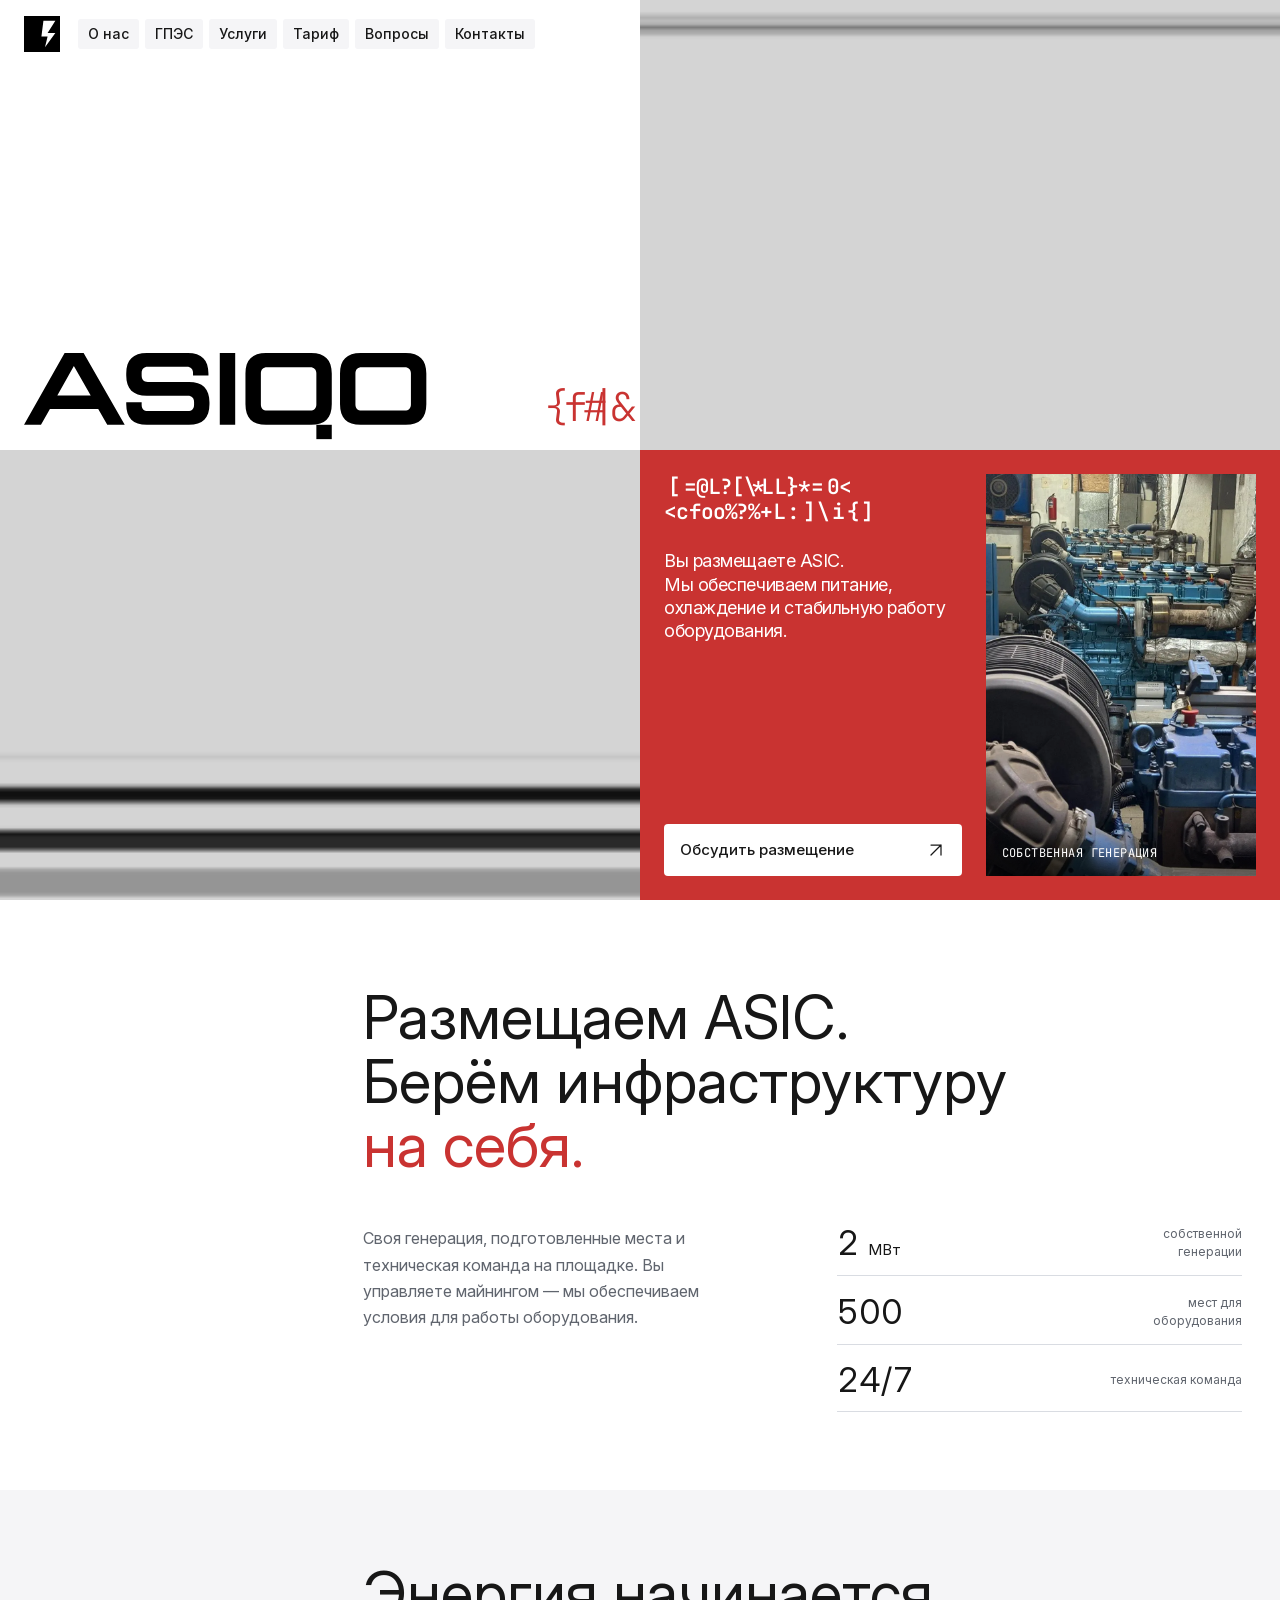
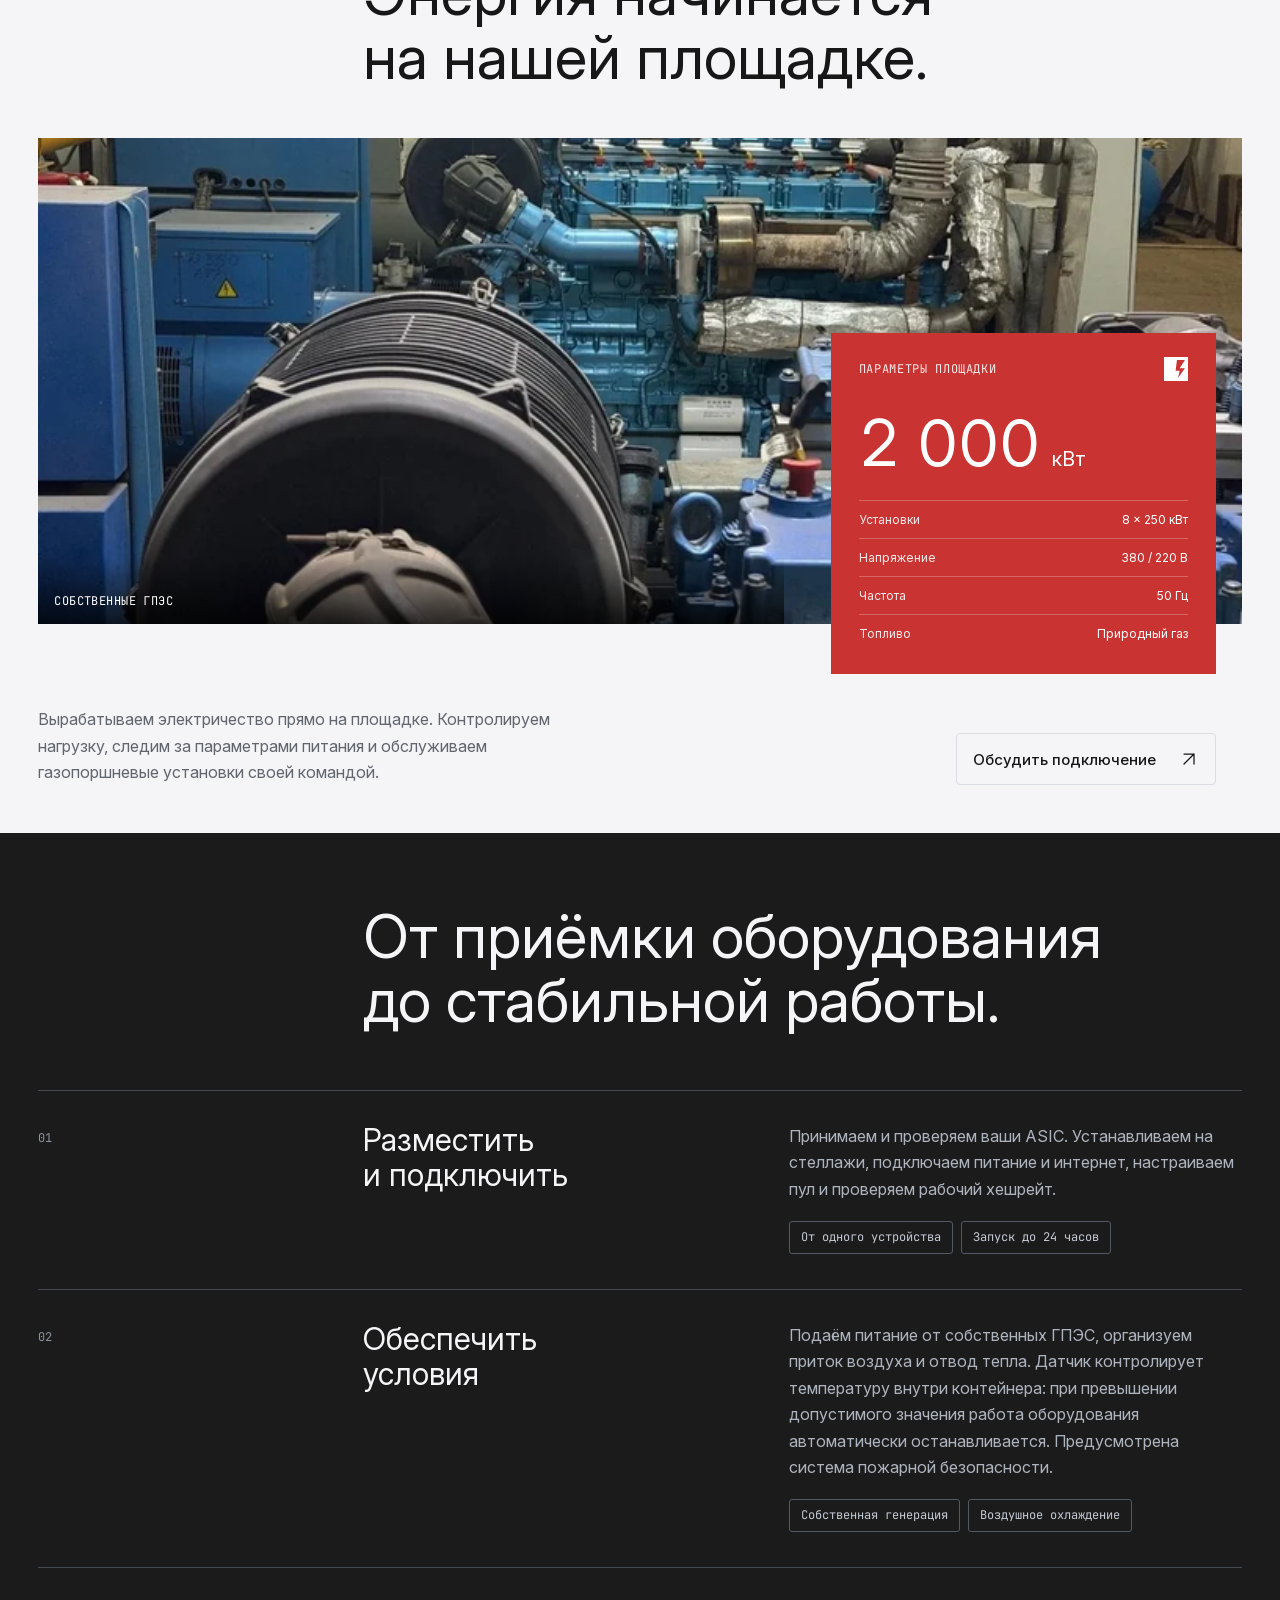
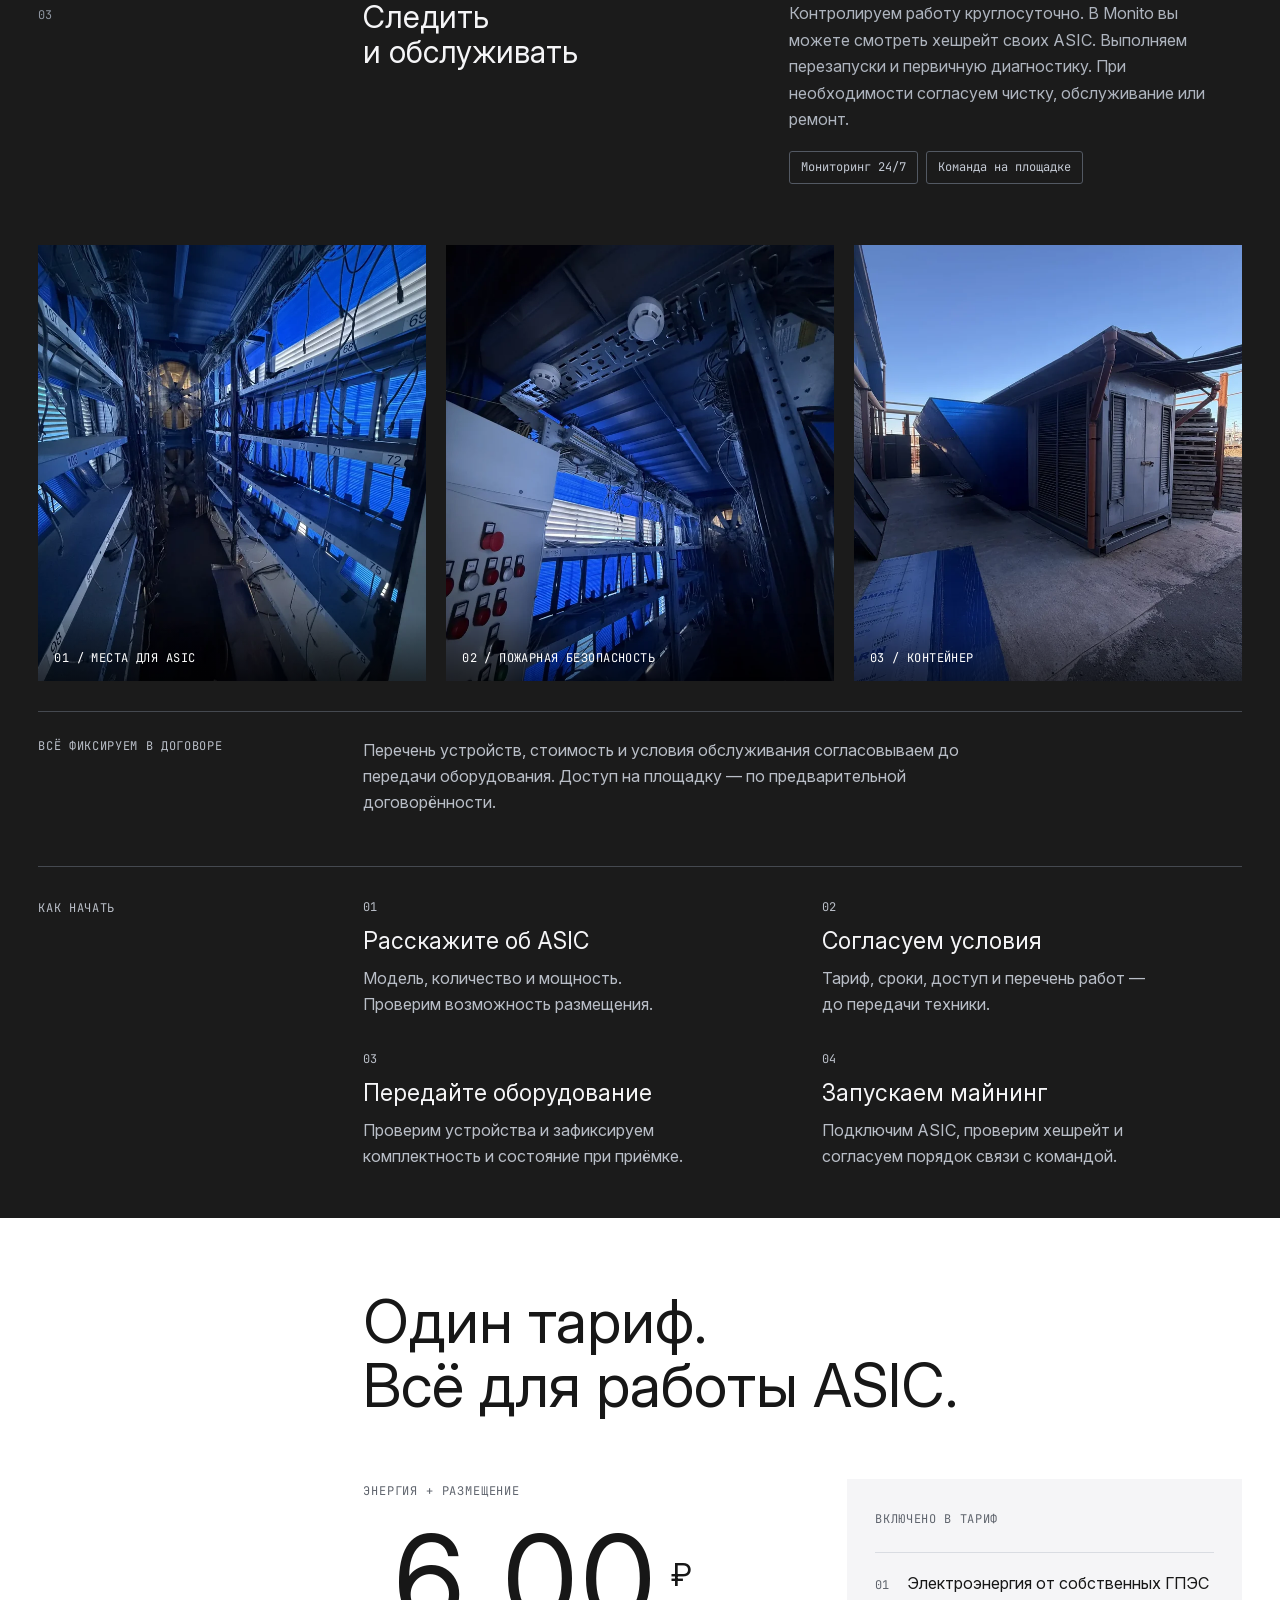
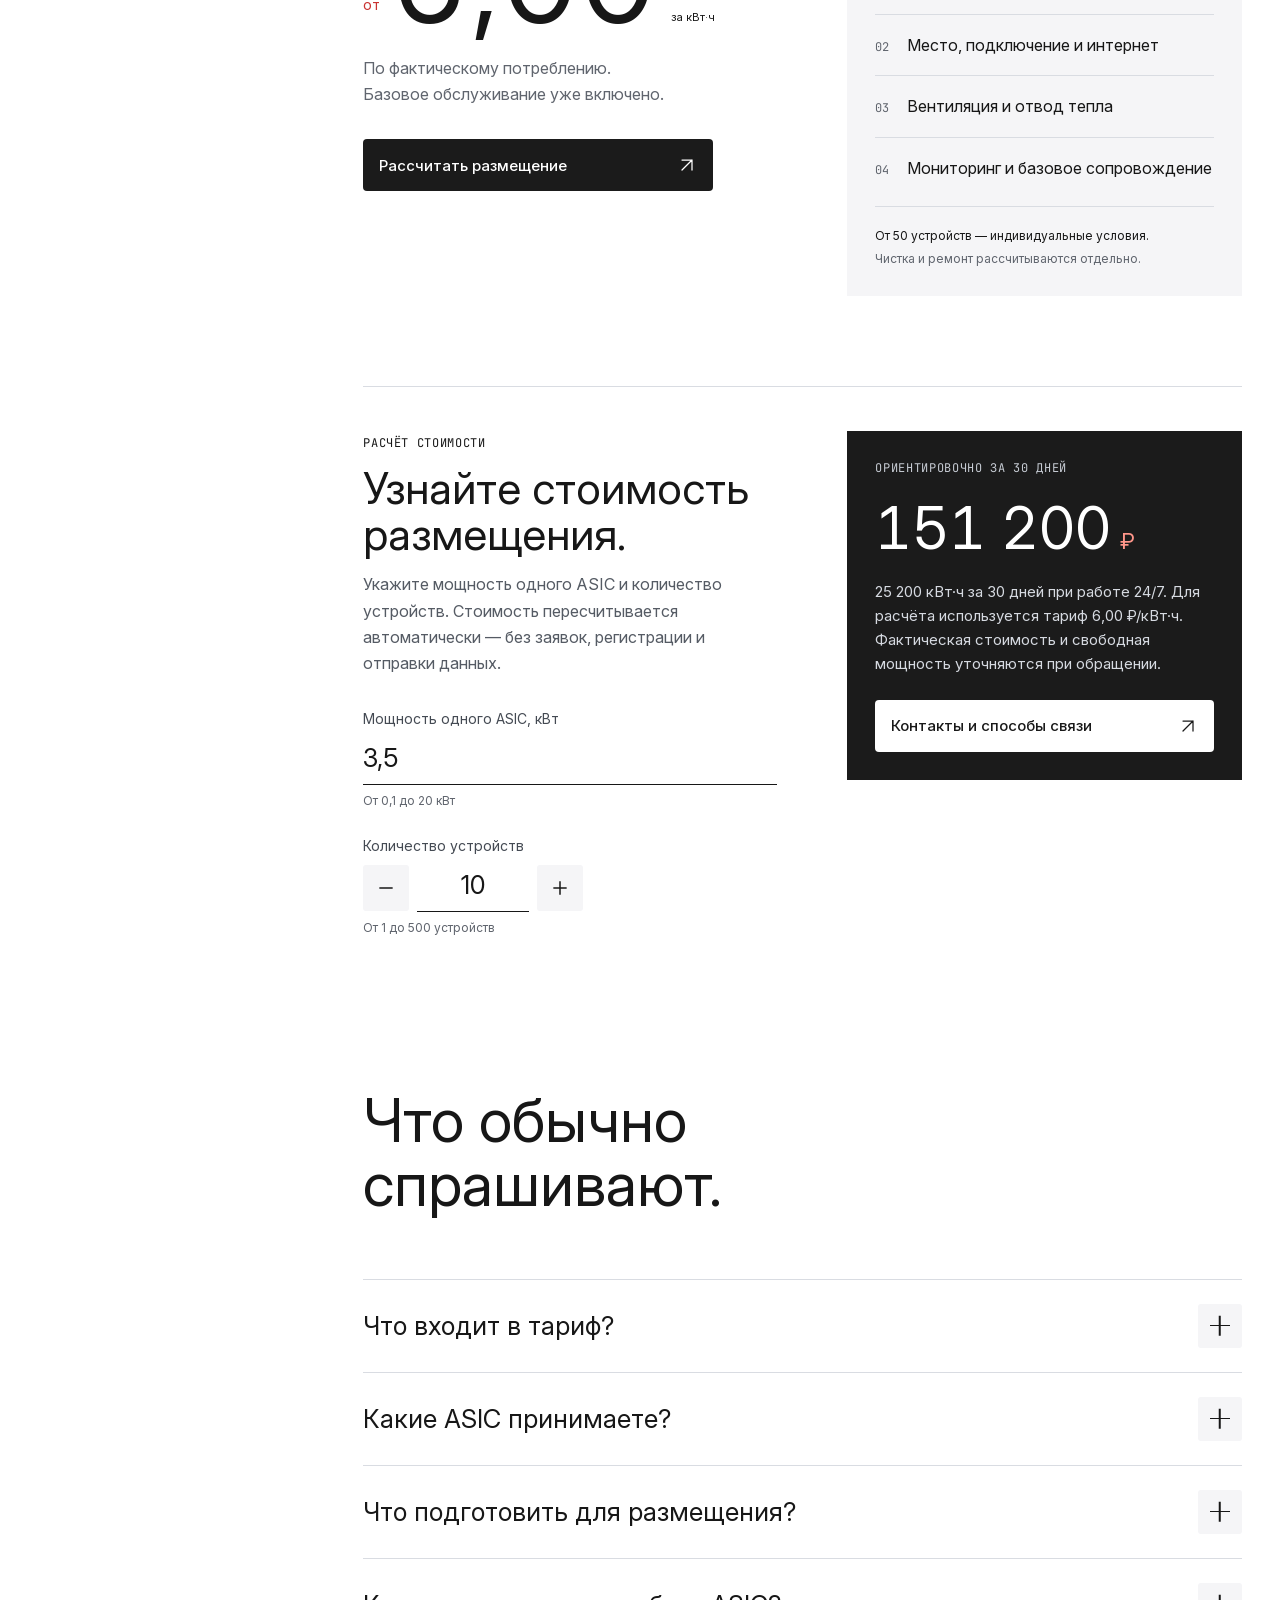
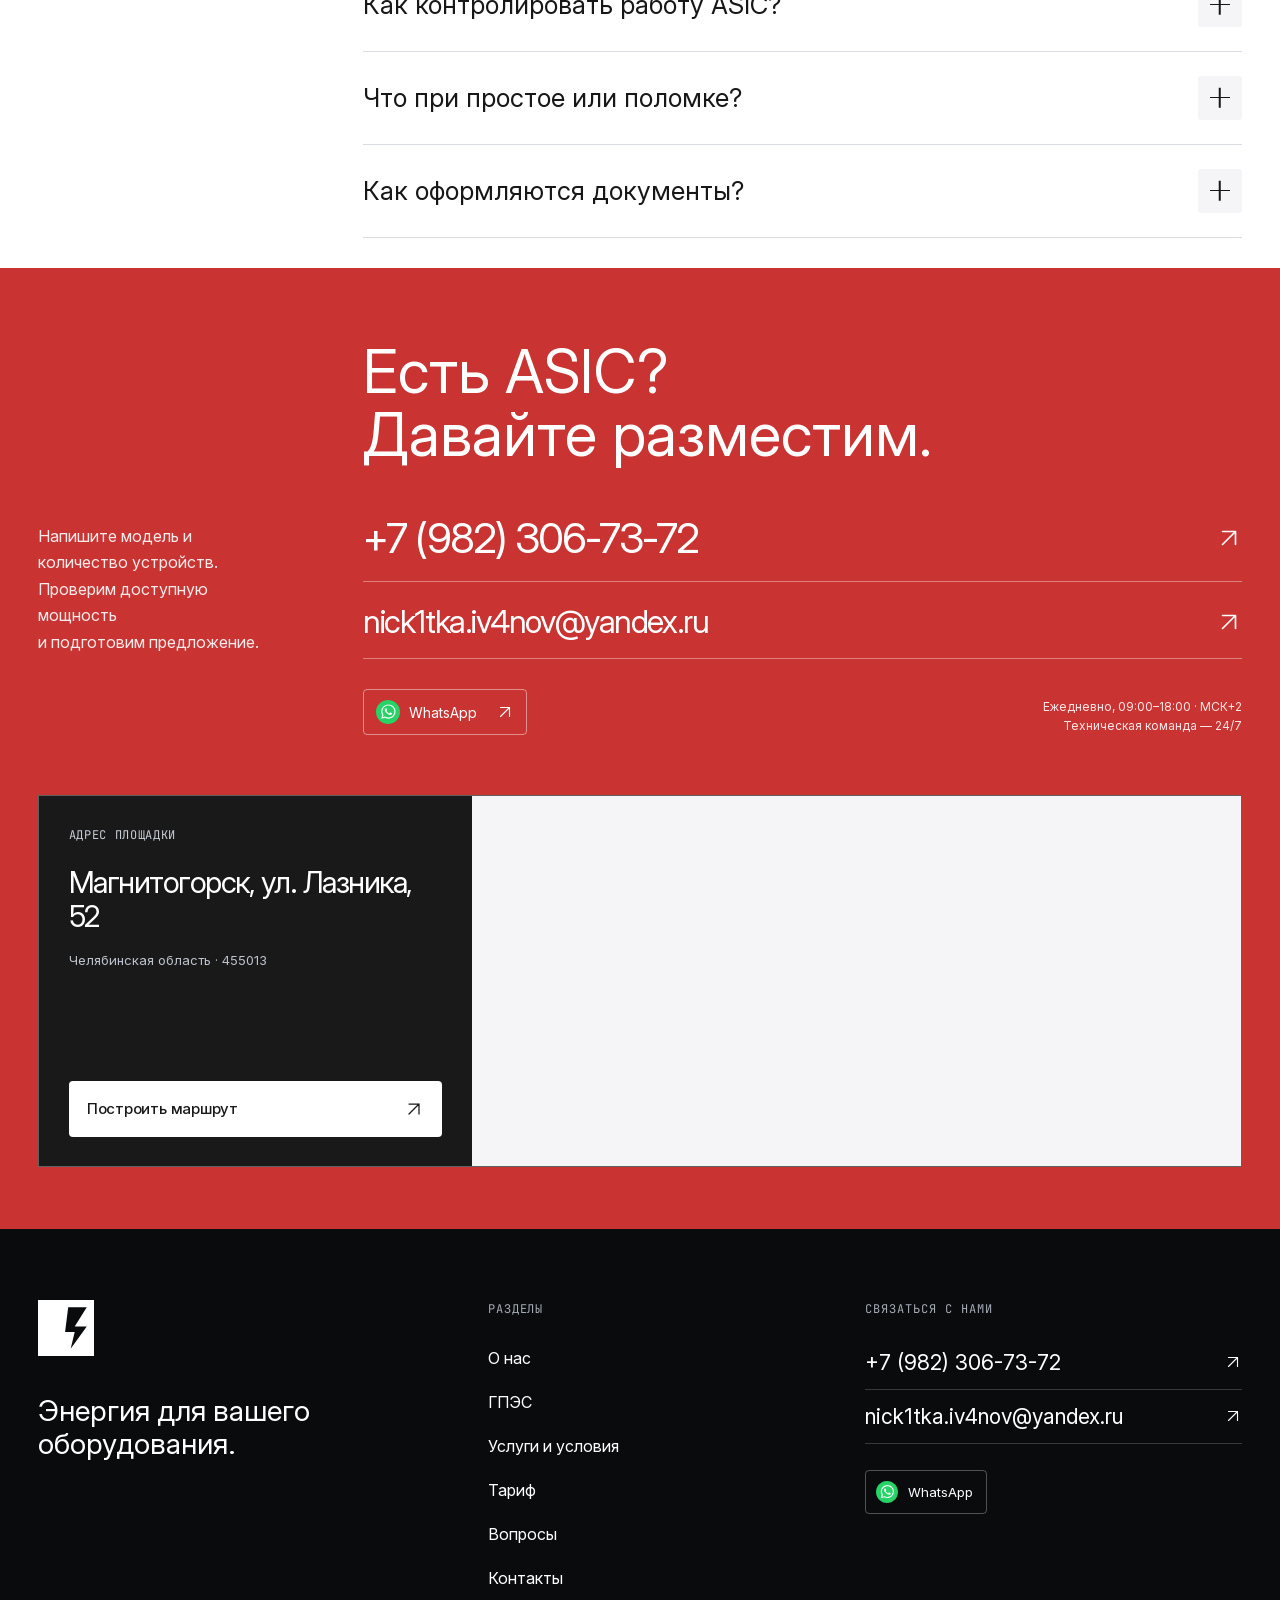
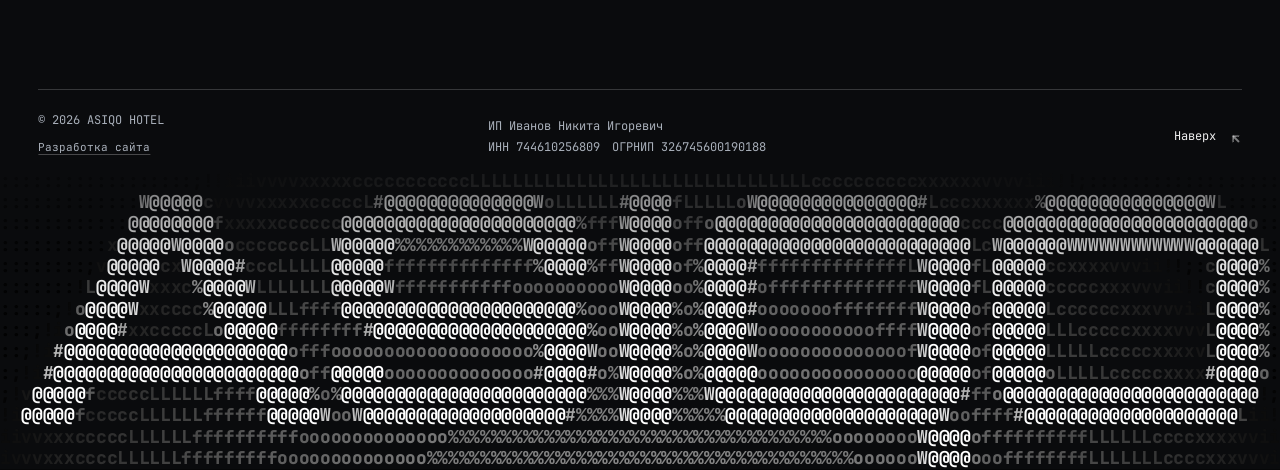
<file: index.html>
<!doctype html>
<html lang="ru">
<head>
<meta charset="utf-8">
<meta name="viewport" content="width=device-width,initial-scale=1">
<meta name="theme-color" content="#c93331">
<title>ASIQO hotel — размещение ASIC на собственных ГПЭС</title>
<meta name="description" content="Размещение ASIC-майнеров с собственной газопоршневой генерацией. Электричество, подключение и обслуживание на одной площадке.">
<meta property="og:type" content="website">
<meta property="og:locale" content="ru_RU">
<meta property="og:site_name" content="ASIQO hotel">
<meta property="og:title" content="ASIQO hotel — размещение ASIC на собственных ГПЭС">
<meta property="og:description" content="Электричество от собственной генерации, подключение и круглосуточный мониторинг. Тариф от 6,00 ₽ за кВт·ч.">
<meta property="og:url" content="https://asiqohotel.ru/">
<meta property="og:image" content="https://asiqohotel.ru/assets/images/og.jpg">
<meta property="og:image:width" content="1200">
<meta property="og:image:height" content="630">
<meta name="twitter:card" content="summary_large_image">
<meta name="twitter:title" content="ASIQO hotel — размещение ASIC на собственных ГПЭС">
<meta name="twitter:description" content="Электричество от собственной генерации, размещение и мониторинг ASIC. Тариф от 6,00 ₽ за кВт·ч.">
<meta name="twitter:image" content="https://asiqohotel.ru/assets/images/og.jpg">
<meta property="og:image:alt" content="ASIQO hotel — размещение ASIC на собственных ГПЭС">
<meta property="og:image:type" content="image/jpeg">
<link rel="canonical" href="https://asiqohotel.ru/">
<script type="application/ld+json">{"@context":"https://schema.org","@graph":[{"@type":"Organization","@id":"https://asiqohotel.ru/#organization","name":"ASIQO hotel","url":"https://asiqohotel.ru/","description":"Размещение ASIC-майнеров на площадке с собственной газопоршневой генерацией.","logo":{"@type":"ImageObject","url":"https://asiqohotel.ru/assets/brand/brand-icon.svg","width":256,"height":256},"image":"https://asiqohotel.ru/assets/images/og.jpg","email":"nick1tka.iv4nov@yandex.ru","telephone":"+79823067372","areaServed":{"@type":"AdministrativeArea","name":"Челябинская область"},"legalName":"Индивидуальный предприниматель Иванов Никита Игоревич","taxID":"744610256809","identifier":{"@type":"PropertyValue","propertyID":"ОГРНИП","value":"326745600190188"},"foundingDate":"2026-09-28","location":{"@type":"Place","name":"Площадка ASIQO hotel","address":{"@type":"PostalAddress","streetAddress":"улица Лазника, 52","addressLocality":"Магнитогорск","addressRegion":"Челябинская область","postalCode":"455013","addressCountry":"RU"}}},{"@type":"WebSite","@id":"https://asiqohotel.ru/#website","url":"https://asiqohotel.ru/","name":"ASIQO hotel","inLanguage":"ru-RU","publisher":{"@id":"https://asiqohotel.ru/#organization"}},{"@type":"Service","@id":"https://asiqohotel.ru/#hosting","name":"Размещение ASIC-майнеров","serviceType":"Майнинг-отель с собственной газопоршневой генерацией","provider":{"@id":"https://asiqohotel.ru/#organization"},"url":"https://asiqohotel.ru/#services","areaServed":{"@type":"AdministrativeArea","name":"Челябинская область"}},{"@type":"WebPage","@id":"https://asiqohotel.ru/#webpage","url":"https://asiqohotel.ru/","name":"ASIQO hotel — размещение ASIC на собственных ГПЭС","inLanguage":"ru-RU","isPartOf":{"@id":"https://asiqohotel.ru/#website"},"about":{"@id":"https://asiqohotel.ru/#organization"},"mainEntity":{"@id":"https://asiqohotel.ru/#hosting"}}]}</script>
<link rel="icon" href="assets/brand/favicon.svg" type="image/svg+xml">
<link rel="preload" href="assets/fonts/InterVariable.woff2" as="font" type="font/woff2" crossorigin>
<link rel="preload" href="assets/fonts/ASIQOMono.woff2" as="font" type="font/woff2" crossorigin>
<link rel="stylesheet" href="css/inter.css">
<link rel="stylesheet" href="css/style.css">
<script>document.documentElement.classList.add('js-dc');setTimeout(()=>document.documentElement.classList.remove('js-dc'),2000)</script>
<script defer src="js/footer-art.js"></script>
<script defer src="js/hero-field-map.js"></script>
<script defer src="js/ascii-core.js"></script>
<script defer src="js/effects.js">
</script>
<script defer src="js/main.js">
</script>
<script defer src="js/motion-plus.js"></script>
</head>
<body>
<a class="skip" href="#about">Перейти к содержанию</a>
<div class="progress" aria-hidden="true">
</div>
<header class="header">
<a class="mark" href="#top" aria-label="ASIQO hotel — наверх">
<svg class="mark-art" viewBox="0 0 31 31" width="36" height="36" aria-hidden="true" focusable="false">
<rect width="31" height="31" fill="#000"/>
<g class="mark-bolt"><path d="M15 17.7119H20.3145L18.085 27L27 14.6152H20.3145L27 4H16.7236L15 17.7119Z" fill="#fff"/></g>
</svg>
</a>
<nav aria-label="Навигация">
<a href="#about">О нас</a>
<a href="#energy">ГПЭС</a>
<a href="#services">Услуги</a>
<a href="#tariff">Тариф</a>
<a href="#faq">Вопросы</a>
<a href="#contact">Контакты</a>
</nav>
<button class="menu-toggle" aria-label="Открыть меню" aria-controls="mobile-menu" aria-expanded="false">
<span>
</span>
<span>
</span>
</button>
</header>
<dialog class="mobile-menu" id="mobile-menu" aria-label="Меню сайта">
<div class="menu-head">
<a class="menu-brand" href="#top" aria-label="ASIQO hotel — наверх">
<img src="assets/brand/asiqo-logo.svg" width="160" height="32" alt="ASIQO hotel">
</a>
<button data-close aria-label="Закрыть меню">
<svg width="20" height="20" viewBox="0 0 24 24" fill="none" aria-hidden="true">
<path d="m6 6 12 12M18 6 6 18" stroke="currentColor" stroke-width="1.6" stroke-linecap="round"/>
</svg>
</button>
</div>
<nav aria-label="Мобильная навигация">
<a href="#about">О нас <span>01</span>
</a>
<a href="#energy">ГПЭС <span>02</span>
</a>
<a href="#services">Услуги <span>03</span>
</a>
<a href="#tariff">Тариф <span>04</span>
</a>
<a href="#faq">Вопросы <span>05</span>
</a>
<a href="#contact">Контакты <span>06</span>
</a>
</nav>
<div class="menu-socials" aria-label="Мессенджер">
<a href="https://www.whatsapp.com/" target="_blank" rel="noopener noreferrer"><img src="assets/social/whatsapp.svg" width="22" height="22" alt=""><span>WhatsApp</span></a>
</div>
</dialog>
<main>
<section class="hero" id="top" aria-labelledby="hero-heading">
<div class="identity">
<div class="brandline">
<div class="hero-wordmark">
<img src="assets/brand/asiqo-wordmark.svg" width="122" height="27" alt="ASIQO">
</div>
<span class="hotel" data-decode>hotel</span>
</div>
</div>
<div class="ascii-panel" data-live="gradient" aria-hidden="true">
<canvas></canvas>
</div>
<div class="ascii-panel" data-live="gradient" aria-hidden="true">
<canvas></canvas>
</div>
<div class="hero-info">
<div class="hero-copy">
<div>
<h1 id="hero-heading" data-decode>Майнинг-отель на собственных ГПЭС.</h1>
<p class="body-copy">Вы размещаете ASIC. <br>Мы обеспечиваем питание, охлаждение и стабильную работу оборудования.</p>
</div>
<a class="cta cta-white button" href="#contact">
<span>Обсудить размещение</span>
<span class="cta-arrow" aria-hidden="true">
<svg class="arrow-icon" width="20" height="20" viewBox="0 0 24 24" fill="none">
<path d="M6 18 18 6M6 6h12v12" stroke="currentColor" stroke-width="1.5" stroke-linecap="round" stroke-linejoin="round"/>
</svg>
</span>
</a>
</div>
<figure class="photo hero-photo">
<img src="assets/images/gpes.webp" srcset="assets/images/gpes-768.webp 768w, assets/images/gpes.webp 1600w" sizes="(max-width: 650px) 43vw, 24vw" width="1600" height="1200" alt="Газопоршневые электростанции в машинном зале" fetchpriority="high">

<figcaption>СОБСТВЕННАЯ ГЕНЕРАЦИЯ</figcaption>
</figure>
</div>
</section>
<section class="overview page-section" id="about">
  <div class="editorial-grid">
    <div class="overview-content">
      <h2 data-decode>Размещаем ASIC. <br>Берём инфраструктуру <br>
<span class="red-text">на себя.</span>
</h2>
      <div class="overview-bottom">
<p class="body-copy">Своя генерация, подготовленные места и техническая команда на площадке. Вы управляете майнингом — мы обеспечиваем условия для работы оборудования.</p>
<div class="overview-facts">
<div>
<strong class="number-display">2 <small>МВт</small>
</strong>
<span>собственной генерации</span>
</div>
<div>
<strong class="number-display">500
</strong>
<span>мест для оборудования</span>
</div>
<div>
<strong class="number-display">24/7</strong>
<span>техническая команда</span>
</div>
</div>
</div>
    </div>
  </div>
</section>
<section class="plant page-section" id="energy">
  <div class="section-heading editorial-grid">
<h2 data-decode>Энергия начинается <br>на нашей площадке.</h2>
</div>
  <div class="plant-stage">
<figure class="photo plant-photo">
<img src="assets/images/gpes.webp" srcset="assets/images/gpes-768.webp 768w, assets/images/gpes.webp 1600w" sizes="(max-width: 800px) calc(100vw - 40px), 75vw" width="1600" height="1200" alt="Собственные газопоршневые электростанции ASIQO HOTEL" loading="lazy" decoding="async">

<figcaption>СОБСТВЕННЫЕ ГПЭС</figcaption>
</figure>
<div class="plant-passport">
<div class="passport-top">
<span class="eyebrow meta-label">ПАРАМЕТРЫ ПЛОЩАДКИ</span>
<img src="assets/brand/asiqo-mark.svg" width="24" height="24" alt="">
</div>
<div class="plant-power number-display">2 000<span>кВт</span>
</div>
<dl>
<div>
<dt>Установки</dt>
<dd>8 × 250 кВт</dd>
</div>
<div>
<dt>Напряжение</dt>
<dd>380 / 220 В</dd>
</div>
<div>
<dt>Частота</dt>
<dd>50 Гц</dd>
</div>
<div>
<dt>Топливо</dt>
<dd>Природный газ</dd>
</div>
</dl>
</div>
</div>
  <div class="plant-bottom">
<p class="body-copy">Вырабатываем электричество прямо на площадке. Контролируем нагрузку, следим за параметрами питания и обслуживаем газопоршневые установки своей командой.</p>
<a class="text-link button" href="#contact">Обсудить подключение <span aria-hidden="true">
<svg class="arrow-icon" width="20" height="20" viewBox="0 0 24 24" fill="none">
<path d="M6 18 18 6M6 6h12v12" stroke="currentColor" stroke-width="1.5" stroke-linecap="round" stroke-linejoin="round"/>
</svg>
</span>
</a>
</div>
</section>
<section class="operations page-section" id="services">
  <div class="section-heading editorial-grid">
<h2 data-decode>От приёмки оборудования <br>до стабильной работы.</h2>
</div>
  <div class="operation-list">
    <article class="operation">
<span class="operation-no meta-label">01</span>
<h3>Разместить <br>и подключить</h3>
<div>
<p class="body-copy">Принимаем и проверяем ваши ASIC. Устанавливаем на стеллажи, подключаем питание и интернет, настраиваем пул и проверяем рабочий хешрейт.</p>
<ul class="operation-facts"><li>От одного устройства</li><li>Запуск до 24 часов</li></ul>
</div>
</article>
    <article class="operation">
<span class="operation-no meta-label">02</span>
<h3>Обеспечить <br>условия</h3>
<div>
<p class="body-copy">Подаём питание от собственных ГПЭС, организуем приток воздуха и отвод тепла. Датчик контролирует температуру внутри контейнера: при превышении допустимого значения работа оборудования автоматически останавливается. Предусмотрена система пожарной безопасности.</p>
<ul class="operation-facts"><li>Собственная генерация</li><li>Воздушное охлаждение</li></ul>
</div>
</article>
    <article class="operation">
<span class="operation-no meta-label">03</span>
<h3>Следить <br>и обслуживать</h3>
<div>
<p class="body-copy">Контролируем работу круглосуточно. В Monito вы можете смотреть хешрейт своих ASIC. Выполняем перезапуски и первичную диагностику. При необходимости согласуем чистку, обслуживание или ремонт.</p>
<ul class="operation-facts"><li>Мониторинг 24/7</li><li>Команда на площадке</li></ul>
</div>
</article>
  </div>
  <div class="operations-gallery">
<figure class="photo">
<img src="assets/images/racks.webp" srcset="assets/images/racks-768.webp 768w, assets/images/racks.webp 1200w" sizes="(max-width: 650px) calc(100vw - 44px), 31vw" width="1200" height="1600" alt="Проход внутри контейнера между стеллажами и местами для ASIC" loading="lazy" decoding="async">

<figcaption>01 / МЕСТА ДЛЯ ASIC</figcaption>
</figure>
<figure class="photo photo-equipment">
<img src="assets/images/equipment.webp" srcset="assets/images/equipment-768.webp 768w, assets/images/equipment.webp 1200w" sizes="(max-width: 650px) calc(100vw - 44px), 31vw" width="1200" height="1600" alt="Система пожарной безопасности внутри майнинг-контейнера" loading="lazy" decoding="async">

<figcaption>02 / ПОЖАРНАЯ БЕЗОПАСНОСТЬ</figcaption>
</figure>
<figure class="photo photo-container">
<img src="assets/images/container.webp" srcset="assets/images/container-768.webp 768w, assets/images/container.webp 1200w" sizes="(max-width: 650px) calc(100vw - 44px), 31vw" width="1200" height="1600" alt="Майнинг-контейнер снаружи: дверь и вентиляционная решётка" loading="lazy" decoding="async">

<figcaption>03 / КОНТЕЙНЕР</figcaption>
</figure>
</div>
  <div class="operations-bottom">
<span class="eyebrow meta-label">ВСЁ ФИКСИРУЕМ В ДОГОВОРЕ</span>
<p class="body-copy">Перечень устройств, стоимость и условия обслуживания согласовываем до передачи оборудования. Доступ на площадку — по предварительной договорённости.</p>
</div>
<div class="start-guide">
<span class="eyebrow meta-label">КАК НАЧАТЬ</span>
<ol>
<li>
<span>01</span>
<h3>Расскажите об ASIC</h3>
<p class="body-copy">Модель, количество и мощность. Проверим возможность размещения.</p>
</li>
<li>
<span>02</span>
<h3>Согласуем условия</h3>
<p class="body-copy">Тариф, сроки, доступ и перечень работ — до передачи техники.</p>
</li>
<li>
<span>03</span>
<h3>Передайте оборудование</h3>
<p class="body-copy">Проверим устройства и зафиксируем комплектность и состояние при приёмке.</p>
</li>
<li>
<span>04</span>
<h3>Запускаем майнинг</h3>
<p class="body-copy">Подключим ASIC, проверим хешрейт и согласуем порядок связи с командой.</p>
</li>
</ol>
</div>
</section>
<section class="pricing page-section" id="tariff">
  <div class="section-heading editorial-grid">
<h2 data-decode>Один тариф. <br>Всё для работы ASIC.</h2>
</div>
  <div class="pricing-grid">
<div class="price-block">
<span class="price-caption meta-label">ЭНЕРГИЯ + РАЗМЕЩЕНИЕ</span>
<div class="price">
<span class="price-from">от</span>
<span class="price-number number-display">6,00</span>
<span class="price-unit">₽ <br>
<small>за кВт·ч</small>
</span>
</div>
<p class="body-copy">По фактическому потреблению. <br>Базовое обслуживание уже включено.</p>
<a class="cta cta-black button" href="#calc">
<span>Рассчитать размещение</span>
<span class="cta-arrow" aria-hidden="true">
<svg class="arrow-icon" width="20" height="20" viewBox="0 0 24 24" fill="none">
<path d="M6 18 18 6M6 6h12v12" stroke="currentColor" stroke-width="1.5" stroke-linecap="round" stroke-linejoin="round"/>
</svg>
</span>
</a>
</div>
<div class="price-includes">
<span class="eyebrow meta-label">ВКЛЮЧЕНО В ТАРИФ</span>
<ul>
<li>
<span>01</span> Электроэнергия от собственных ГПЭС</li>
<li>
<span>02</span> Место, подключение и интернет</li>
<li>
<span>03</span> Вентиляция и отвод тепла</li>
<li>
<span>04</span> Мониторинг и базовое сопровождение</li>
</ul>
<div class="price-extra">
<p >От 50 устройств — индивидуальные условия.</p>
<span>Чистка и ремонт рассчитываются отдельно.</span>
</div>
</div>
</div>
  <div class="calc" id="calc" role="group" aria-labelledby="calc-heading" data-rate="6.00" data-days="30">
    <div class="calc-intro">
      <span class="eyebrow meta-label">РАСЧЁТ СТОИМОСТИ</span>
      <h3 id="calc-heading">Узнайте стоимость размещения.</h3>
      <p class="body-copy">Укажите мощность одного ASIC и количество устройств. Стоимость пересчитывается автоматически — без заявок, регистрации и отправки данных.</p>
    </div>
    <div class="calc-fields">
      <div class="calc-field">
        <label for="calc-kw">Мощность одного ASIC, кВт</label>
        <input id="calc-kw" type="text" name="kw" value="3,5" inputmode="decimal" autocomplete="off" maxlength="6" aria-describedby="kw-help kw-error">
        <span class="field-hint" id="kw-help">От 0,1 до 20 кВт</span>
        <span class="field-error" id="kw-error"></span>
      </div>
      <div class="calc-field">
        <label for="calc-qty">Количество устройств</label>
        <div class="stepper">
          <button type="button" data-step="-1" aria-label="Уменьшить количество устройств" aria-controls="calc-qty"><svg class="stepper-icon" viewBox="0 0 24 24" width="20" height="20" fill="none" aria-hidden="true"><path d="M4 12h16" stroke="currentColor" stroke-width="1.8"/></svg></button>
          <input id="calc-qty" type="number" name="qty" min="1" max="500" step="1" value="10" inputmode="numeric" aria-describedby="qty-help qty-error">
          <button type="button" data-step="1" aria-label="Увеличить количество устройств" aria-controls="calc-qty"><svg class="stepper-icon" viewBox="0 0 24 24" width="20" height="20" fill="none" aria-hidden="true"><path d="M4 12h16M12 4v16" stroke="currentColor" stroke-width="1.8"/></svg></button>
        </div>
        <span class="field-hint" id="qty-help">От 1 до 500 устройств</span>
        <span class="field-error" id="qty-error"></span>
      </div>
    </div>
    <div class="calc-result">
      <span class="calc-caption meta-label">ОРИЕНТИРОВОЧНО ЗА 30 ДНЕЙ</span>
      <output class="calc-sum number-display" id="calc-total" for="calc-kw calc-qty" aria-live="polite" aria-atomic="true">
        <span data-sum>151 200</span><small>₽</small>
      </output>
      <p class="body-copy calc-note"><span data-kwh>25 200</span> кВт·ч за 30 дней при работе 24/7. Для расчёта используется тариф <span data-rate-label>6,00</span> ₽/кВт·ч. Фактическая стоимость и свободная мощность уточняются при обращении.</p>
      <p class="body-copy calc-capacity-warning" data-capacity-warning hidden>Расчётная нагрузка превышает установленную генерацию площадки — 2 000 кВт. Возможность размещения необходимо согласовать отдельно.</p>
      <a class="cta cta-white button" href="#contact">
        <span>Контакты и способы связи</span>
        <span class="cta-arrow" aria-hidden="true"><svg class="arrow-icon" width="20" height="20" viewBox="0 0 24 24" fill="none"><path d="M6 18 18 6M6 6h12v12" stroke="currentColor" stroke-width="1.5" stroke-linecap="round" stroke-linejoin="round"/></svg></span>
      </a>
      <noscript><p class="body-copy calc-note">Для изменения значений включите JavaScript. Расчёт по умолчанию: 3,5 кВт × 10 ASIC × 24 ч × 30 дней × 6,00 ₽.</p></noscript>
    </div>
  </div>
</section>
<section class="faq page-section" id="faq">
  <div class="section-heading editorial-grid">
<h2 data-decode>Что обычно <br>спрашивают.</h2>
</div>
  <div class="faq-list">
<details class="faq-item">
<summary><span>Что входит в тариф?</span><i class="faq-plus" aria-hidden="true"></i></summary>
<p class="body-copy">По фактическому потреблению электроэнергии: тариф от 6,00 ₽ за кВт·ч. Место, подключение, интернет и базовое сопровождение включены. Чистку и ремонт согласуем отдельно.</p>
</details>
<details class="faq-item">
<summary><span>Какие ASIC принимаете?</span><i class="faq-plus" aria-hidden="true"></i></summary>
<p class="body-copy">Принимаем ASIC-майнеры от одного устройства. До отправки проверим модель, потребление и доступную мощность. От 50 устройств — индивидуальные условия.</p>
</details>
<details class="faq-item">
<summary><span>Что подготовить для размещения?</span><i class="faq-plus" aria-hidden="true"></i></summary>
<p class="body-copy">Пришлите модели, количество и мощность ASIC, укажите пул и контакт для связи. Затем согласуем тариф, сроки и доставку. При приёмке зафиксируем серийные номера, комплектность и состояние устройств. Подключение — до 24 часов после приёмки и согласования настроек.</p>
</details>
<details class="faq-item">
<summary><span>Как контролировать работу ASIC?</span><i class="faq-plus" aria-hidden="true"></i></summary>
<p class="body-copy">Используем <a class="inline-link" href="https://monito.run/" target="_blank" rel="noopener noreferrer">Monito</a>: вы можете смотреть хешрейт своих ASIC. Наша команда контролирует питание, охлаждение и состояние инфраструктуры. Удалённый доступ к панелям ASIC, настройки сети и IP согласуем перед размещением. Посещение площадки — по предварительной договорённости.</p>
</details>
<details class="faq-item">
<summary><span>Что при простое или поломке?</span><i class="faq-plus" aria-hidden="true"></i></summary>
<p class="body-copy">Команда проводит первичную диагностику и согласует необходимые работы. Порядок уведомления, учёт простоя и ответственность при повреждении оборудования, включая вопрос страхования, заранее фиксируем в договоре.</p>
</details>
<details class="faq-item">
<summary><span>Как оформляются документы?</span><i class="faq-plus" aria-hidden="true"></i></summary>
<p class="body-copy">Работаем как ИП по договору с закрывающими документами. Перечень оборудования, акт приёмки, минимальный срок, тариф, порядок оплаты и условия вывоза согласуем до передачи техники.</p>
</details>
</div>
</section>
<section class="reach-out page-section" id="contact">
  <div class="section-heading editorial-grid">
<h2 data-decode>Есть ASIC? <br>Давайте разместим.</h2>
</div>
<div class="contact-grid">
<p class="body-copy">Напишите модель и количество устройств. <br>Проверим доступную мощность <br>и подготовим предложение.</p>
<div class="contact-main">
<a class="phone" href="tel:+79823067372">+7 (982) 306-73-72<span aria-hidden="true">
<svg class="arrow-icon" width="20" height="20" viewBox="0 0 24 24" fill="none">
<path d="M6 18 18 6M6 6h12v12" stroke="currentColor" stroke-width="1.5" stroke-linecap="round" stroke-linejoin="round"/>
</svg>
</span>
</a>
<a class="email" href="mailto:nick1tka.iv4nov@yandex.ru"><span class="contact-email-text">nick1tka.iv4nov<wbr>@yandex.ru</span><span aria-hidden="true">
<svg class="arrow-icon" width="20" height="20" viewBox="0 0 24 24" fill="none">
<path d="M6 18 18 6M6 6h12v12" stroke="currentColor" stroke-width="1.5" stroke-linecap="round" stroke-linejoin="round"/>
</svg>
</span>
</a>
<div class="contact-bottom">
<div class="socials">
<a href="https://www.whatsapp.com/" target="_blank" rel="noopener noreferrer">
<img src="assets/social/whatsapp.svg" width="26" height="26" alt="">
<span>WhatsApp</span>
<span aria-hidden="true">
<svg class="arrow-icon" width="20" height="20" viewBox="0 0 24 24" fill="none">
<path d="M6 18 18 6M6 6h12v12" stroke="currentColor" stroke-width="1.5" stroke-linecap="round" stroke-linejoin="round"/>
</svg>
</span>
</a>
</div>
<p class="body-copy">Ежедневно, 09:00–18:00 · МСК+2 <br>Техническая команда — 24/7</p>
</div>
</div>
</div>
<div class="contact-map">
  <div class="contact-map-info">
    <div>
      <span class="eyebrow meta-label">АДРЕС ПЛОЩАДКИ</span>
      <address>Магнитогорск, ул. Лазника, 52</address>
      <span class="contact-map-context">Челябинская область · 455013</span>
    </div>
    <a class="cta cta-white map-route button" href="https://yandex.ru/maps/?mode=routes&amp;rtext=~53.404924%2C59.113332&amp;rtt=auto" target="_blank" rel="noopener noreferrer" aria-label="Построить маршрут в Яндекс Картах">
      <span>Построить маршрут</span>
      <span class="cta-arrow" aria-hidden="true"><svg class="arrow-icon" width="20" height="20" viewBox="0 0 24 24" fill="none"><path d="M6 18 18 6M6 6h12v12" stroke="currentColor" stroke-width="1.5" stroke-linecap="round" stroke-linejoin="round"/></svg></span>
    </a>
  </div>
  <div class="contact-map-frame">
    <iframe title="Яндекс Карты: Магнитогорск, улица Лазника, 52" src="https://yandex.ru/map-widget/v1/?ll=59.113332%2C53.404924&amp;z=16&amp;pt=59.113332%2C53.404924%2Cpm2rdm" loading="lazy" referrerpolicy="strict-origin-when-cross-origin" allowfullscreen></iframe>
  </div>
</div>
</section>
</main>
<footer class="footer">
  <div class="footer-top">
    <div class="footer-brand">
      <a class="footer-mark" href="#top" aria-label="ASIQO hotel — наверх"><img src="assets/brand/asiqo-mark.svg" width="56" height="56" alt=""></a>
      <p class="body-copy footer-brand-statement">Энергия для вашего оборудования.</p>
      </div>
    <nav class="footer-column footer-navigation" aria-label="Навигация в подвале">
      <span class="footer-label meta-label">Разделы</span>
      <div class="footer-links">
        <a href="#about">О нас</a>
        <a href="#energy">ГПЭС</a>
        <a href="#services">Услуги и условия</a>
        <a href="#tariff">Тариф</a>
        <a href="#faq">Вопросы</a>
        <a href="#contact">Контакты</a>
      </div>
    </nav>
    <div class="footer-column footer-contacts">
      <span class="footer-label meta-label">Связаться с нами</span>
      <a class="footer-contact-link" href="tel:+79823067372">+7 (982) 306-73-72 <svg class="arrow-icon" width="18" height="18" viewBox="0 0 24 24" fill="none" aria-hidden="true"><path d="M6 18 18 6M6 6h12v12" stroke="currentColor" stroke-width="1.5" stroke-linecap="round" stroke-linejoin="round"/></svg></a>
      <a class="footer-contact-link" href="mailto:nick1tka.iv4nov@yandex.ru"><span class="footer-email-text">nick1tka.iv4nov<wbr>@yandex.ru</span> <svg class="arrow-icon" width="18" height="18" viewBox="0 0 24 24" fill="none" aria-hidden="true"><path d="M6 18 18 6M6 6h12v12" stroke="currentColor" stroke-width="1.5" stroke-linecap="round" stroke-linejoin="round"/></svg></a>
      <div class="footer-socials">
        <a href="https://www.whatsapp.com/" aria-label="WhatsApp" target="_blank" rel="noopener noreferrer"><img src="assets/social/whatsapp.svg" width="22" height="22" alt=""><span>WhatsApp</span></a>
        </div>
    </div>
  </div>
  <div class="footer-meta">
    <div class="footer-copyright"><span>© <span id="year">2026</span> ASIQO HOTEL</span><a class="footer-credit" href="https://t.me/pivoboy" target="_blank" rel="noopener noreferrer" aria-label="Разработка сайта — Telegram @pivoboy">Разработка сайта</a></div>
    <div class="footer-legal">ИП Иванов Никита Игоревич<br><span>ИНН 744610256809</span><span>ОГРНИП 326745600190188</span></div>
    <a href="#top">Наверх <svg class="arrow-icon" width="16" height="16" viewBox="0 0 24 24" fill="none" aria-hidden="true"><path d="m6 16 6-6 6 6M12 10v12" stroke="currentColor" stroke-width="1.5" stroke-linecap="round" stroke-linejoin="round"/></svg></a>
  </div>
  <div class="footer-wordmark" data-footer-logo aria-label="ASIQO">
    <img src="assets/images/footer-ascii.webp" width="1200" height="520" alt="ASIQO — ASCII-композиция" loading="lazy" decoding="async">
    <canvas aria-hidden="true"></canvas>
  </div>
</footer>
</body>
</html>
</file>
<file: css/inter.css>
/* Bundled variable fonts. No local() or external font service. */
@font-face {
  font-family: "ASIQO Inter";
  src: url("../assets/fonts/InterVariable.woff2") format("woff2");
  font-style: normal;
  font-weight: 100 900;
  font-display: block;
}
@font-face {
  font-family: "ASIQO Mono";
  src: url("../assets/fonts/ASIQOMono.woff2") format("woff2");
  font-style: normal;
  font-weight: 100 800;
  font-display: block;
}
</file>
<file: css/style.css>
/* ASIQO — design tokens, shared components and scoped responsive rules. */
:root {
  --ink: #171717;
  --paper: #fff;
  --red: #c93331;
  --soft: #F5F5F7;
  --line: #D9DCE2;
  --muted: #60656E;
  --surface-dark: #1b1b1b;
  --surface-footer: #0a0b0d;
  --text-on-dark: #B9BEC7;
  --accent-on-dark: #ff9386;
  --font: "ASIQO Inter", sans-serif;
  --mono: "ASIQO Mono", monospace;
  --section-title-size: clamp(42px, 4.7vw, 76px);
  --section-title-line-height: 1.06;
  --text-body: 16px;
  --text-answer: 17px;
  --text-control: 15px;
  --text-small: 14px;
  --text-meta: 12px;
  --text-micro: 11px;
  --leading-body: 1.65;
  --tracking-body: 0;
  --control-height: 52px;
  --control-radius: 4px;
  --space-1: 8px;
  --space-2: 16px;
  --space-3: 24px;
  --space-4: 32px;
  --space-5: 48px;
  --pad: clamp(22px, 3vw, 56px);
  --grid-gap: 32px;
  --rail-share: .25;
  --column-start: calc((100% - var(--grid-gap)) * var(--rail-share) + var(--grid-gap));
  --ease-out: cubic-bezier(.2,.75,.2,1);
  --duration-quick: .18s;
  --duration-fast: .22s;
  --duration-base: .32s;
  --duration-slow: .48s;
}
.body-copy { font-size: var(--text-body); line-height: var(--leading-body); }
.meta-label { font-family: var(--mono); font-size: var(--text-meta); line-height: 1.5; font-weight: 400; }
.meta-label--small { font-size: var(--text-micro); }
.number-display { font-variant-numeric: lining-nums tabular-nums; letter-spacing: var(--tracking-body); }
.button {
  position: relative;
  display: flex;
  align-items: center;
  justify-content: space-between;
  gap: 18px;
  min-height: var(--control-height);
  padding: 13px 16px;
  isolation: isolate;
  overflow: hidden;
  border-radius: var(--control-radius);
  font-size: var(--text-control);
  font-weight: 500;
  line-height: 1.3;
}

/* Foundation */
* {
  box-sizing: border-box;
}
html {
  scroll-behavior: smooth;
  scroll-padding-top: 90px;
  overflow-x: clip;
}
body {
  margin: 0;
  font-family: var(--font);
  color: var(--ink);
  background: var(--paper);
  -webkit-font-smoothing: antialiased;
}
body.dialog-open {
  overflow: hidden;
}
a {
  color: inherit;
  text-decoration: none;
  -webkit-tap-highlight-color: transparent;
}
button {
  font: inherit;
  color: inherit;
  cursor: pointer;
  -webkit-tap-highlight-color: transparent;
}
input,
textarea {
  font: inherit;
}
a:focus-visible,
button:focus-visible,
summary:focus-visible {
  outline: 2px solid var(--red);
  outline-offset: 5px;
}
img {
  display: block;
  max-width: 100%;
}
canvas,
svg {
  display: block;
}
::selection {
  background: var(--red);
  color: #fff;
}
/* Text selection is contextual; preserve red on white surfaces. */
.hero-info ::selection,
.reach-out ::selection,
.plant-passport ::selection {
  background: #fff;
  color: var(--red);
}
dialog {
  background: white;
  color: #111;
  border: 0;
}
h2 {
  margin: 0;
  font-size: var(--section-title-size);
  font-weight: 400;
  line-height: var(--section-title-line-height);
  letter-spacing: 0;
}
h3 {
  margin: 0;
  font-size: 30px;
  line-height: 1.12;
  letter-spacing: 0;
  font-weight: 400;
}
p {
  margin: 0;
}

/* Layout and typography */
.sr-only {
  position: absolute;
  width: 1px;
  height: 1px;
  padding: 0;
  margin: -1px;
  overflow: hidden;
  clip-path: inset(50%);
  white-space: nowrap;
  border: 0;
}
.skip {
  position: fixed;
  top: -80px;
  left: 12px;
  background: var(--ink);
  color: #fff;
  padding: 12px;
  z-index: 30;
}
.skip:focus {
  top: 12px;
}
.eyebrow {
  letter-spacing: .055em;
}
.red-text {
  color: var(--red);
}
.page-section {
  padding: 72px var(--pad);
}
.editorial-grid {
  display: grid;
  grid-template-columns: minmax(0,1fr) minmax(0,3fr);
  gap: var(--grid-gap);
}
.section-heading > h2, .overview-content {
  grid-column: 2;
}
.section-heading {
  margin-bottom: var(--space-5);
  align-items: start;
}

/* Controls */
.cta {
  transition: color var(--duration-base),border-color var(--duration-base),transform var(--duration-quick);
  width: 100%;
  margin-top: 25px;
  border: 0;
  text-align: left;
}
.text-link {
  transition: color var(--duration-base),border-color var(--duration-base),transform var(--duration-quick);
  border: 1px solid var(--line);
  --hover-fill: var(--red);
  display: inline-flex;
}
.socials>a {
  position: relative;
  isolation: isolate;
  overflow: hidden;
  border-radius: 4px;
  transition: color var(--duration-base),border-color var(--duration-base),transform var(--duration-quick);
  display: flex;
  align-items: center;
  gap: 9px;
  padding: 10px 12px;
  border: 1px solid #ffffff75;
  background: transparent;
  color: white;
  --hover-fill: #fff;
  font-size: var(--text-small);
  min-height: 46px;
}
.cta>*,
.text-link>*,
.socials>a>* {
  position: relative;
  z-index: 1;
}
.cta::before,
.text-link::before,
.socials>a::before {
  content: "";
  position: absolute;
  inset: 0;
  z-index: -1;
  background: var(--hover-fill,#1b1b1b);
  transform: translate3d(0,102%,0);
  transition: transform var(--duration-slow) var(--ease-out);
  pointer-events: none;
}
.cta:hover::before,
.cta:focus-visible::before,
.text-link:hover::before,
.text-link:focus-visible::before,
.socials>a:hover::before,
.socials>a:focus-visible::before {
  transform: translate3d(0,0,0);
}
.cta:active,
.text-link:active,
.socials>a:active {
  transform: translateY(1px);
}
.cta-white {
  background: #fff;
  color: #191919;
  --hover-fill: var(--surface-dark);
}
.cta-white:hover,
.cta-white:focus-visible {
  color: #fff;
}
.cta-black {
  background: var(--surface-dark);
  color: white;
  --hover-fill: var(--red);
}
.cta-black:hover,
.cta-black:focus-visible {
  color: white;
}
.cta-arrow {
  display: grid;
  place-items: center;
  flex: none;
  width: 20px;
  height: 20px;
}
.arrow-icon {
  display: block;
  flex: none;
  transition: transform var(--duration-base) var(--ease-out);
}
.cta:hover .arrow-icon,
.cta:focus-visible .arrow-icon,
.text-link:hover .arrow-icon,
.text-link:focus-visible .arrow-icon,
.socials>a:hover .arrow-icon,
.socials>a:focus-visible .arrow-icon {
  transform: translate(2px,-2px);
}
.text-link>span {
  display: block;
  width: 20px;
  height: 20px;
  flex: none;
}
.text-link:hover,
.text-link:focus-visible {
  border-color: var(--red);
  color: #fff;
}
.socials>a:hover,
.socials>a:focus-visible {
  color: #191919;
  border-color: #fff;
}
.socials>a>span:last-child {
  display: block;
  width: 18px;
  height: 18px;
  margin-left: 10px;
}
.socials .arrow-icon {
  width: 18px;
  height: 18px;
}
.socials {
  display: flex;
  gap: 12px;
}
.socials img {
  width: 24px;
  height: 24px;
}

/* Header and menu */
.mark-art { display: block; overflow: hidden; }
.mark-bolt { transform-origin: center; }

.header {
  position: fixed;
  z-index: 20;
  left: 0;
  top: 8px;
  display: flex;
  align-items: center;
  gap: 18px;
  width: max-content;
  max-width: calc(100% - 32px);
  padding: var(--space-1);
  transform: translate3d(16px,0,0);
  isolation: isolate;
}
.header::before {
  content: "";
  position: absolute;
  inset: 0;
  z-index: -1;
  border: 1px solid var(--soft);
  border-radius: 9px;
  background: #fff;
  box-shadow: 0 6px 24px #0000000c;
  opacity: 0;
  transition: opacity var(--duration-base) ease;
  pointer-events: none;
}
.header.is-scrolled::before {
  opacity: 1;
}
.mark,
.mark svg {
  width: 36px;
  height: 36px;
  flex: none;
}
.header nav {
  display: flex;
  align-items: center;
  gap: 6px;
  flex-wrap: nowrap;
}
.header nav a {
  display: block;
  padding: 7px 10px;
  border-radius: 3px;
  background: var(--soft);
  font-weight: 500;
  line-height: 1.2;
  white-space: nowrap;
  transition: background var(--duration-fast),color var(--duration-fast),transform var(--duration-fast);
  font-size: var(--text-small);
}
.header nav a[aria-current="location"] {
  background: var(--soft);
}
.header nav a:hover,
.header nav a:focus-visible {
  background: var(--red);
  color: #fff;
  transform: translateY(-1px);
}
.header nav a:active {
  transform: translateY(0);
}
.menu-toggle {
  display: none;
  align-content: center;
  gap: 5px;
  background: var(--soft);
  border: 0;
  border-radius: 3px;
  transition: background var(--duration-fast);
  width: 44px;
  height: 44px;
  flex: none;
  padding: 14px;
}
.menu-toggle span {
  display: block;
  width: 16px;
  height: 1px;
  background: #111;
  transition: transform var(--duration-fast);
}
.menu-toggle[aria-expanded="true"] span:first-child {
  transform: translateY(3px) rotate(45deg);
}
.menu-toggle[aria-expanded="true"] span:last-child {
  transform: translateY(-3px);
}
.mobile-menu {
  position: fixed;
  inset: 0 0 0 auto;
  margin: 0;
  width: min(440px,100%);
  max-width: 100%;
  height: 100%;
  max-height: 100%;
  padding: 22px;
  border: 0;
  background: #fff;
  overflow: auto;
}
.mobile-menu[open] {
  display: flex;
  flex-direction: column;
}
.mobile-menu.is-pointer-open :is(a, button):focus-visible {
  outline: none;
}
.mobile-menu::backdrop {
  background: #0007;
  backdrop-filter: blur(5px);
  -webkit-backdrop-filter: blur(5px);
}
.mobile-menu[open]::backdrop {
  animation: menu-backdrop-in var(--duration-base) ease both;
}
.mobile-menu.is-closing::backdrop {
  animation: menu-backdrop-out var(--duration-quick) ease both;
}
.menu-head {
  flex-shrink: 0;
  display: flex;
  align-items: center;
  justify-content: space-between;
  gap: 30px;
}
.menu-brand {
  flex: none;
  min-height: 44px;
  display: flex;
  align-items: center;
}
.menu-brand img {
  width: 160px;
  height: 32px;
  object-fit: contain;
}
.menu-head button {
  display: grid;
  place-items: center;
  padding: 0;
  border: 0;
  border-radius: 3px;
  background: var(--soft);
  color: #171717;
  transition: background var(--duration-fast),color var(--duration-fast);
  width: 44px;
  height: 44px;
  flex: none;
}
.menu-head button:hover {
  background: var(--red);
  color: #fff;
}
.mobile-menu nav {
  flex-shrink: 0;
  display: flex;
  flex-direction: column;
  margin-top: 52px;
}
.mobile-menu nav a {
  display: flex;
  justify-content: space-between;
  align-items: center;
  gap: 20px;
  padding: 20px 0;
  border-bottom: 1px solid #ddd;
  font-size: 35px;
  line-height: 1.1;
  letter-spacing: 0;
  transition: color var(--duration-fast),padding var(--duration-fast);
}
.mobile-menu nav a:hover {
  color: var(--red);
  padding-left: 6px;
}
.mobile-menu nav span {
  font-family: var(--mono);
  font-size: 10px;
  line-height: normal;
  letter-spacing: 0;
  color: #888;
}

.menu-socials {
  display: flex;
  flex-wrap: wrap;
  flex-shrink: 0;
  gap: 12px;
  margin-top: auto;
  padding-top: 32px;
}
.menu-socials a {
  display: inline-flex;
  align-items: center;
  gap: 9px;
  min-height: 44px;
  padding: 8px 12px;
  border: 1px solid var(--line);
  border-radius: 4px;
  font-size: 14px;
  transition: color var(--duration-fast), background var(--duration-fast);
}
.menu-socials a:hover { color: #fff; background: var(--red); }
.menu-socials img { width: 22px; height: 22px; }
.inline-link { text-decoration: underline; text-underline-offset: .18em; }
.inline-link:hover { color: var(--red); }

/* Hero */
.hero {
  height: 100svh;
  min-height: 720px;
  max-height: 1050px;
  display: grid;
  grid-template-columns: minmax(0,1fr) minmax(0,1fr);
  grid-template-rows: 1fr 1fr;
}
.identity {
  display: flex;
  align-items: flex-end;
  padding: 0 24px 18px;
  min-width: 0;
}
.brandline {
  display: flex;
  justify-content: space-between;
  align-items: flex-end;
  width: 100%;
  gap: 26px;
}
.hero-wordmark {
  transform: translateY(10px);
  position: relative;
  margin: 0;
  width: 68%;
  flex: none;
  line-height: 0;
}
.hero-wordmark img {
  width: 100%;
  height: auto;
}
.hotel {
  font-size: clamp(29px,3.1vw,52px);
  line-height: 1;
  letter-spacing: -.055em;
  font-weight: 300;
  margin-bottom: .12em;
}
.ascii-panel {
  position: relative;
  background: #d4d4d4;
  overflow: hidden;
  min-width: 0;
  touch-action: pan-y;
}
.ascii-panel canvas {
  position: absolute;
  inset: 0;
  width: 100%;
  height: 100%;
}
.hero-info {
  display: grid;
  grid-template-columns: minmax(0,1.1fr) minmax(0,1fr);
  gap: var(--space-3);
  min-width: 0;
  background: var(--red);
  color: #fff;
  padding: var(--space-3);
}
.hero-copy {
  display: flex;
  flex-direction: column;
  justify-content: space-between;
  min-width: 0;
}
.hero-copy h1 {
  font-weight: 500;
  font-size: clamp(19px,1.65vw,27px);
  letter-spacing: 0;
  line-height: 1.19;
  margin: 0 0 25px;
}
.hero-copy p {
  font-size: clamp(15px,1.4vw,22px);
  line-height: 1.3;
  letter-spacing: -.025em;
  margin: 0;
}
.hero-photo img {
  object-position: 51% center;
}

/* Photography */
.photo {
  position: relative;
  margin: 0;
  overflow: hidden;
  background: #17191a;
  isolation: isolate;
}
.photo img {
  width: 100%;
  height: 100%;
  object-fit: cover;
  display: block;
}
.photo figcaption {
  position: absolute;
  bottom: 0;
  left: 0;
  right: 0;
  z-index: 2;
  color: #fff;
  background: linear-gradient(transparent,#0008);
  font-family: var(--mono);
  pointer-events: none;
  font-size: 12px;
  line-height: 1.5;
  letter-spacing: .035em;
  padding: 35px 16px 14px;
}
.hero-photo figcaption {
  font-size: 12px;
  line-height: 1.5;
  letter-spacing: .035em;
  padding: 35px 16px 14px;
}

/* About */
.overview {
  padding-top: 86px;
  padding-bottom: 78px;
}
.overview-content h2 {
  max-width: 1000px;
}
.overview-bottom {
  display: grid;
  grid-template-columns: minmax(0,1fr) minmax(0,1fr);
  gap: 70px;
  margin-top: var(--space-5);
}
.overview-bottom>p {
  max-width: 340px;
  color: var(--muted);
}
.overview-facts {
  display: grid;
  grid-template-columns: 1fr;
  gap: 18px;
}
.overview-facts>div {
  display: flex;
  align-items: center;
  justify-content: space-between;
  gap: 20px;
  border-bottom: 1px solid var(--line);
  padding-bottom: 14px;
}
.overview-facts strong {
  font-size: 34px;
  font-weight: 400;
  line-height: 1;
  white-space: nowrap;
}
.overview-facts small {
  font-size: var(--text-control);
}
.overview-facts>div>span {
  line-height: 1.5;
  text-align: right;
  max-width: 140px;
  font-size: 12px;
  color: var(--muted);
}
.overview-content h2 .red-text {
  white-space: nowrap;
}

/* Energy */
.plant {
  background: var(--soft);
  padding-bottom: var(--space-5);
}
.plant-stage {
  position: relative;
  padding-bottom: 50px;
}
.plant-photo {
  width: 100%;
  height: clamp(400px,38vw,620px);
}
.plant-passport {
  position: absolute;
  right: 26px;
  bottom: 0;
  width: 32%;
  max-width: 440px;
  min-width: 300px;
  padding: 24px 28px 22px;
  background: var(--red);
  color: #fff;
}
.passport-top {
  display: flex;
  align-items: center;
  justify-content: space-between;
  gap: 20px;
}
.passport-top .eyebrow {
  color: #ffffffe6;
  font-size: 12px;
  line-height: 1.5;
}
.passport-top img {
  filter: invert(1);
}
.plant-power {
  font-size: clamp(53px,5vw,76px);
  line-height: 1;
  margin: 30px 0 25px;
  white-space: nowrap;
}
.plant-power>span {
  font-size: 20px;
  margin-left: 12px;
}
.plant-passport dl {
  margin: 0;
}
.plant-passport dl>div {
  display: flex;
  align-items: baseline;
  justify-content: space-between;
  gap: 20px;
  border-top: 1px solid #ffffff40;
  padding: 11px 0;
  font-size: 12px;
}
.plant-passport dt {
  color: #ffffffe6;
}
.plant-passport dd {
  margin: 0;
  text-align: right;
}
.plant-bottom {
  display: flex;
  justify-content: space-between;
  gap: 70px;
  align-items: flex-end;
  margin-top: var(--space-4);
}
.plant-bottom>p {
  max-width: 550px;
  color: var(--muted);
}
.plant-bottom .text-link {
  margin-right: 26px;
  min-width: 260px;
}
.plant-photo figcaption {
  right: 38%;
  background: linear-gradient(transparent,#000b);
}
.plant-photo img {
  object-position: 51% 50%;
}

/* Services */
.operations {
  background: var(--surface-dark);
  color: #F5F5F7;
  padding-bottom: var(--space-5);
}
.operations .section-heading {
  margin-bottom: 57px;
}
.operation {
  display: grid;
  border-top: 1px solid #454950;
  padding: 32px 0 35px;
  grid-template-columns: calc(var(--column-start) - var(--grid-gap)) minmax(0,1fr) minmax(0,1.15fr);
  gap: var(--grid-gap);
}
.operation-no {
  color: #8D949F;
  padding-top: 6px;
}
.operation h3 {
  font-size: 31px;
}
.operation>div>p {
  color: #AEB4BE;
  max-width: 470px;
}
/* Small, quiet facts are visually separate from the service description. */
.operation-facts {
  display: flex;
  flex-wrap: wrap;
  gap: 8px;
  list-style: none;
  margin: 19px 0 0;
  padding: 0;
  font: 12px/1.45 var(--mono);
  color: #c4cad4;
}
.operation-facts li {
  display: inline-flex;
  align-items: center;
  max-width: 100%;
  min-height: 33px;
  padding: 6px 11px;
  border: 1px solid #535963;
  border-radius: 3px;
  background: transparent;
}
.operations-gallery {
  display: grid;
  grid-template-columns: repeat(3,minmax(0,1fr));
  gap: 20px;
  margin-top: 26px;
}
.operations-gallery .photo {
  height: clamp(320px,34vw,480px);
}
.operations-bottom {
  display: grid;
  border-top: 1px solid #454950;
  padding-top: 25px;
  margin-top: 30px;
  grid-template-columns: minmax(0,1fr) minmax(0,3fr);
  gap: var(--grid-gap);
}
.operations-bottom>p {
  max-width: 650px;
  color: var(--text-on-dark);
}
.operations-bottom>.eyebrow {
  font-size: 12px;
  line-height: 1.5;
  color: var(--text-on-dark);
}
.operations-gallery figcaption {
  font-size: 12px;
  line-height: 1.5;
  letter-spacing: .035em;
  padding: 35px 16px 14px;
}
.start-guide {
  display: grid;
  grid-template-columns: calc(var(--column-start) - var(--grid-gap)) minmax(0,1fr);
  gap: var(--grid-gap);
  margin-top: 50px;
  padding-top: var(--space-4);
  border-top: 1px solid #454950;
}
.start-guide>.eyebrow {
  color: var(--text-on-dark);
}
.start-guide ol {
  list-style: none;
  padding: 0;
  margin: 0;
  display: grid;
  grid-template-columns: 1fr 1fr;
  gap: 34px 40px;
}
.start-guide li>span {
  font-family: var(--mono);
  font-size: 12px;
  line-height: normal;
  color: var(--text-on-dark);
  display: block;
  margin-bottom: 14px;
}
.start-guide h3 {
  font-size: 23px;
  letter-spacing: 0;
}
.start-guide p {
  color: var(--text-on-dark);
  margin-top: 10px;
  max-width: 330px;
}
.operations-gallery .photo:first-child img {
  object-position: 50% 45%;
}
.operations-gallery .photo-equipment img {
  object-position: 28% 45%;
}
.operations-gallery .photo-container img {
  object-position: 54% 50%;
}

/* Tariff */
.pricing {
  padding-bottom: 80px;
}
.pricing-grid {
  display: grid;
  grid-template-columns: minmax(0,1.05fr) minmax(0,1fr);
  gap: 8%;
  margin-top: 62px;
  margin-left: var(--column-start);
}
.price-caption {
  letter-spacing: .07em;
  color: var(--muted);
}
.price {
  display: flex;
  align-items: flex-end;
  gap: 10px;
  margin: 30px 0 26px;
  white-space: nowrap;
}
.price-from {
  font-size: var(--text-small);
  color: var(--red);
  margin-bottom: 15px;
}
.price-number {
  font-size: clamp(92px,9.5vw,150px);
  line-height: .8;
}
.price-unit {
  font-size: 32px;
  line-height: 1.1;
  margin-left: 4px;
}
.price-unit small {
  font-size: 11px;
  letter-spacing: 0;
}
.price-block>p {
  margin-top: 27px;
  color: var(--muted);
}
.price-block .cta {
  max-width: 350px;
  margin-top: var(--space-4);
}
.price-includes {
  padding: 28px;
  background: var(--soft);
}
.price-includes ul {
  padding: 0;
  margin: 24px 0 0;
  list-style: none;
}
.price-includes li {
  display: flex;
  align-items: baseline;
  gap: 18px;
  border-top: 1px solid var(--line);
  padding: 17px 0;
  font-size: var(--text-body);
  line-height: var(--leading-body);
}
.price-includes li>span {
  font-family: var(--mono);
  font-size: 12px;
  line-height: 1.5;
  color: var(--muted);
}
.price-extra {
  border-top: 1px solid var(--line);
  margin-top: var(--space-1);
  padding-top: 20px;
  font-size: 12px;
  line-height: 1.5;
}
.price-extra>span {
  display: block;
  margin-top: 5px;
  color: var(--muted);
}
.price-includes>.eyebrow {
  font-size: 12px;
  line-height: 1.5;
  color: var(--muted);
}

/* Calculator */
.calc {
  display: grid;
  grid-template-columns: minmax(0,1.05fr) minmax(0,1fr);
  grid-template-areas: "intro result" "fields result";
  gap: 32px 8%;
  margin-top: 90px;
  padding-top: 44px;
  border-top: 1px solid var(--line);
  margin-left: var(--column-start);
}
.calc-intro {
  grid-area: intro;
}
.calc-intro h3 {
  font-weight: 400;
  font-size: clamp(30px,3.4vw,50px);
  letter-spacing: 0;
  line-height: 1.05;
  margin: 14px 0;
}
.calc-intro p {
  color: #555B64;
  max-width: 420px;
  margin: 0;
}
.calc-fields {
  grid-area: fields;
  display: grid;
  gap: 26px 24px;
  grid-template-columns: minmax(0,1fr);
}
.calc-field {
  display: flex;
  flex-direction: column;
  gap: var(--space-1);
  min-width: 0;
}
.calc-field>label {
  font-size: var(--text-small);
  line-height: 1.45;
  color: #444A53;
}
.field-hint {
  font-size: 12px;
  line-height: 1.4;
  color: var(--muted);
}
.field-error {
  font-size: 12px;
  line-height: 1.4;
  color: #b82422;
}
.field-error:empty,
.calc-capacity-warning[hidden] {
  display: none;
}
.calc input {
  width: 100%;
  min-width: 0;
  font: inherit;
  font-size: 26px;
  color: var(--ink);
  background: transparent;
  border: 0;
  border-bottom: 1px solid #171717;
  border-radius: 0;
  padding: 4px 0 10px;
  outline: 0;
  -moz-appearance: textfield;
  appearance: textfield;
  transition: border-color var(--duration-fast),box-shadow var(--duration-fast);
  min-height: 48px;
  scroll-margin-top: 190px;
  scroll-margin-bottom: 32px;
}
.calc input::-webkit-outer-spin-button,
.calc input::-webkit-inner-spin-button {
  -webkit-appearance: none;
  margin: 0;
}
.calc input::placeholder {
  color: #777F8A;
  opacity: 1;
}
.calc input:focus-visible {
  border-color: var(--red);
  box-shadow: 0 1px 0 var(--red);
  outline: 2px solid var(--red);
  outline-offset: 3px;
}
.stepper {
  width: 220px;
  max-width: 100%;
  display: flex;
  align-items: center;
  gap: var(--space-1);
}
.stepper button {
  display: grid;
  place-items: center;
  padding: 0;
  flex: none;
  border: 0;
  border-radius: 3px;
  background: var(--soft);
  line-height: 1;
  font-size: 24px;
  transition: background var(--duration-fast),color var(--duration-fast),transform var(--duration-quick);
  width: 46px;
  height: 46px;
}
.stepper button:hover:not(:disabled),
.stepper button:focus-visible:not(:disabled) {
  background: var(--red);
  color: #fff;
}
.stepper button:active:not(:disabled) {
  transform: translateY(1px);
}
.stepper button:disabled {
  background: var(--soft);
  color: #AAB0BA;
  cursor: default;
}
.stepper-icon { display: block; width: 20px; height: 20px; pointer-events: none; }
.stepper input {
  flex: 1;
  min-width: 0;
  text-align: center;
}
.calc input[aria-invalid="true"] {
  border-color: var(--red);
}
.calc-result {
  grid-area: result;
  background: var(--surface-dark);
  color: #fff;
  padding: 28px;
  display: flex;
  flex-direction: column;
  position: sticky;
  top: 96px;
  align-self: start;
  gap: 20px;
  justify-content: initial;
  min-width: 0;
}
.calc-caption {
  letter-spacing: .055em;
  color: #C6CBD3;
}
.calc-sum {
  display: flex;
  align-items: baseline;
  line-height: .95;
  font-size: clamp(42px,4.5vw,72px);
  white-space: nowrap;
  margin: 4px 0;
  gap: 9px;
}
.calc-sum small {
  font-size: .38em;
  color: #ff968a;
}
.calc-note {
  margin: 0;
  line-height: 1.6;
  color: #D6DAE1;
  font-size: var(--text-control);
}
.calc-result .cta {
  max-width: none;
  margin-top: 4px;
}
.calc-sum.is-long {
  font-size: clamp(30px,3vw,44px);
}
.calc-result .cta-white {
  --hover-fill: var(--red);
}
.calc-capacity-warning {
  margin: 0;
  padding: 12px 14px;
  border-left: 2px solid #ffa38f;
  color: #ffccc2;
  background: #ffffff0d;
  font-size: var(--text-small);
  line-height: 1.55;
}

/* FAQ */
.faq-list {
  border-bottom: 1px solid var(--line);
  margin-top: 62px;
  margin-left: var(--column-start);
}
.faq-item {
  border-top: 1px solid var(--line);
}
.faq-item summary {
  list-style: none;
  display: flex;
  justify-content: space-between;
  align-items: center;
  gap: var(--space-3);
  padding: 24px 0;
  cursor: pointer;
  font-size: clamp(19px,2vw,28px);
  letter-spacing: 0;
  line-height: 1.15;
  transition: color var(--duration-fast),padding var(--duration-base) var(--ease-out);
}
.faq-item summary::-webkit-details-marker {
  display: none;
}
.faq-item summary:hover {
  color: var(--red);
  padding-left: 0;
}
.faq-item summary:hover .faq-plus,
.faq-item summary:focus-visible .faq-plus,
.faq-item[open] .faq-plus {
  background: var(--red);
  color: white;
}
.faq-plus {
  position: relative;
  display: block;
  flex: none;
  width: 44px;
  height: 44px;
  border-radius: 3px;
  background: var(--soft);
  color: var(--ink);
  transition: background var(--duration-fast),color var(--duration-fast);
}
.faq-plus::before {
  content: "";
  position: absolute;
  left: 12px;
  right: 12px;
  top: 50%;
  height: 1.5px;
  margin-top: -.75px;
  background: currentColor;
  transition: transform var(--duration-base) var(--ease-out);
}
.faq-plus::after {
  content: "";
  position: absolute;
  left: 12px;
  right: 12px;
  top: 50%;
  height: 1.5px;
  margin-top: -.75px;
  background: currentColor;
  transition: transform var(--duration-base) var(--ease-out);
  transform: rotate(90deg);
}
.faq-item[open] .faq-plus::after {
  transform: rotate(0);
}
.faq-item p {
  margin: 0;
  max-width: 640px;
  padding: 0 40px 28px 0;
  font-size: var(--text-answer);
  line-height: var(--leading-body);
  color: #4B525D;
}
.faq-item[open] p {
  animation: faq-in var(--duration-slow) var(--ease-out);
}
.faq.page-section {
  padding-bottom: 30px;
}

/* Contacts */
.reach-out a:focus-visible {
  outline-color: #fff;
}
.phone .arrow-icon,
.email .arrow-icon {
  width: 26px;
  height: 26px;
}
.phone:hover .arrow-icon,
.email:hover .arrow-icon {
  transform: translate(3px,-3px);
}
.reach-out {
  background: var(--red);
  color: white;
  padding-bottom: 62px;
}
.reach-out .section-heading {
  margin-bottom: 47px;
}
.contact-grid {
  display: grid;
  grid-template-columns: minmax(0,1fr) minmax(0,3fr);
  gap: var(--grid-gap);
}
.contact-grid>p {
  color: #ffffffe6;
  max-width: 240px;
  padding-top: 9px;
}
.contact-main {
  max-width: 900px;
}
.phone {
  display: flex;
  justify-content: space-between;
  align-items: center;
  gap: 20px;
  border-bottom: 1px solid #ffffff60;
  padding: 0 0 18px;
  font-size: clamp(29px,3.3vw,51px);
  line-height: 1.15;
  letter-spacing: -.045em;
  transition: opacity var(--duration-fast);
}
.email {
  display: flex;
  justify-content: space-between;
  align-items: center;
  gap: 20px;
  border-bottom: 1px solid #ffffff60;
  padding: 0 0 18px;
  line-height: 1.15;
  letter-spacing: -.045em;
  transition: opacity var(--duration-fast);
  font-size: clamp(26px,2.5vw,38px);
  margin-top: 22px;
}
.phone:hover,
.email:hover {
  opacity: .7;
}
.phone>span,
.email>span {
  font-size: 32px;
}
.contact-bottom {
  display: flex;
  justify-content: space-between;
  align-items: flex-end;
  gap: var(--space-3);
  margin-top: 30px;
}
.contact-bottom>p {
  line-height: 1.6;
  color: #ffffffe0;
  text-align: right;
  font-size: 12px;
}
.email .contact-email-text {
  min-width: 0;
  font-size: inherit;
  overflow-wrap: anywhere;
}

/* Map */
.contact-map {
  display: grid;
  grid-template-columns: minmax(290px, 0.36fr) minmax(0, 0.64fr);
  margin-top: 60px;
  min-height: 370px;
  overflow: hidden;
  background: #191919;
  color: #fff;
  border: 1px solid #ffffff4f;
}
.contact-map-info {
  display: flex;
  flex-direction: column;
  justify-content: space-between;
  align-items: stretch;
  gap: 44px;
  min-width: 0;
  padding: clamp(24px, 2.3vw, 42px);
}
.contact-map-info .eyebrow {
  display: block;
  color: #C8CED7;
  margin-bottom: 22px;
}
.contact-map-info address {
  margin: 0;
  max-width: 380px;
  font-size: clamp(26px, 2.35vw, 42px);
  font-weight: 400;
  font-style: normal;
  line-height: 1.12;
  letter-spacing: -.05em;
}
.contact-map-context {
  display: block;
  margin-top: 18px;
  color: #BDC3CD;
  font-size: 13px;
  line-height: 1.5;
}
.map-route {
  --hover-fill: var(--red);
  display: inline-flex;
  width: 100%;
  min-height: 56px;
  padding: 14px 18px;
  justify-content: space-between;
  align-items: center;
  gap: 18px;
  flex-shrink: 0;
  font-size: var(--text-control);
  font-weight: 500;
  letter-spacing: -.015em;
}
.map-route .cta-arrow {
  width: 20px;
  height: 20px;
}
.contact-map-frame {
  position: relative;
  min-height: 370px;
  background: var(--soft);
}
.contact-map-frame iframe {
  display: block;
  width: 100%;
  height: 100%;
  min-height: 370px;
  border: 0;
  filter: grayscale(.6);
  transition: filter var(--duration-base);
}
.contact-map-frame:hover iframe,
.contact-map-frame:focus-within iframe {
  filter: none;
}

/* Footer */
.footer {
  padding: clamp(48px, 5.5vw, 84px) var(--pad) 0;
  overflow: hidden;
  background: var(--surface-footer);
  color: #fff;
}
.footer-top {
  display: grid;
  grid-template-columns: minmax(220px, 1.1fr) minmax(210px, .9fr) minmax(265px, 1.05fr);
  gap: clamp(32px, 4.3vw, 80px);
  padding-bottom: clamp(60px, 7vw, 110px);
}
.footer-brand {
  min-width: 0;
  display: flex;
  flex-direction: column;
  align-items: flex-start;
}
.footer-mark {
  display: inline-grid;
  place-items: center;
  width: 56px;
  min-height: 56px;
  flex: none;
}
.footer-mark img {
  width: 56px;
  height: 56px;
  filter: invert(1);
}
.footer-brand-statement {
  margin: clamp(28px, 3vw, 50px) 0 20px;
  max-width: 380px;
  font-size: clamp(25px, 2.25vw, 36px);
  line-height: 1.15;
  letter-spacing: 0;
  font-weight: 400;
}
.footer-column {
  display: flex;
  flex-direction: column;
  align-items: stretch;
  min-width: 0;
}
.footer-label {
  margin: 0 0 18px;
  color: #A5ABB5;
  letter-spacing: .08em;
  text-transform: uppercase;
}
.footer-links,
.footer-copyright {
  display: flex;
  flex-direction: column;
  align-items: flex-start;
}
.footer-links a {
  display: flex;
  min-height: 44px;
  align-items: center;
  padding: 7px 0;
  font-size: var(--text-body);
  line-height: 1.4;
  transition: color var(--duration-fast);
}
.footer-links a:hover,
.footer-links a:focus-visible,
.footer-meta a:hover,
.footer-meta a:focus-visible {
  color: var(--accent-on-dark);
}
.footer-contact-link {
  display: flex;
  min-height: 54px;
  align-items: center;
  justify-content: space-between;
  gap: 10px;
  padding: 10px 0;
  border-bottom: 1px solid #ffffff30;
  font-size: clamp(20px, 1.65vw, 29px);
  line-height: 1.2;
  font-weight: 400;
  letter-spacing: 0;
  overflow-wrap: anywhere;
  transition: color var(--duration-fast), border-color var(--duration-fast);
}
.footer-email-text {
  min-width: 0;
}
.footer-contact-link .arrow-icon {
  width: 18px;
  height: 18px;
  flex: none;
}
.footer-contact-link:hover,
.footer-contact-link:focus-visible {
  color: var(--accent-on-dark);
  border-color: var(--accent-on-dark);
}
.footer-contact-link:hover .arrow-icon,
.footer-contact-link:focus-visible .arrow-icon {
  transform: translate(2px, -2px);
}
.footer-socials {
  display: flex;
  flex-wrap: wrap;
  gap: var(--space-1);
  margin-top: 26px;
}
.footer-socials a {
  display: inline-flex;
  min-height: 44px;
  align-items: center;
  gap: 10px;
  padding: 8px 13px 8px 10px;
  border: 1px solid #ffffff4a;
  border-radius: 4px;
  font-size: 13px;
  font-weight: 400;
  transition: background var(--duration-fast), border-color var(--duration-fast), color var(--duration-fast);
}
.footer-socials img {
  width: 22px;
  height: 22px;
}
.footer-socials a:hover,
.footer-socials a:focus-visible {
  background: var(--red);
  border-color: var(--red);
  color: #fff;
}
.footer-meta {
  display: grid;
  grid-template-columns: minmax(220px, 1.1fr) minmax(210px, .9fr) minmax(265px, 1.05fr);
  align-items: center;
  column-gap: clamp(32px, 4.3vw, 80px);
  row-gap: var(--space-3);
  margin: 0 0 8px;
  padding: 21px 0 0;
  border-top: 1px solid #ffffff2e;
  color: #A8AFB9;
  font-family: var(--mono);
  font-size: 12px;
  line-height: var(--leading-body);
  letter-spacing: 0;
}
.footer-meta .footer-credit {
  display: inline-flex;
  min-height: 32px;
  font-size: 11px;
  color: #A8AFB9;
  text-decoration: underline;
  text-decoration-color: #ffffff40;
  text-underline-offset: 3px;
  transition: color var(--duration-fast), text-decoration-color var(--duration-fast);
}
.footer-meta .footer-credit:hover,
.footer-meta .footer-credit:focus-visible {
  color: var(--accent-on-dark);
  text-decoration-color: currentColor;
}
.footer-meta a {
  display: flex;
  align-items: center;
  gap: 10px;
  min-height: 44px;
  color: #eee;
  white-space: nowrap;
  transition: color var(--duration-fast);
}
.footer-meta a .arrow-icon {
  width: 16px;
  height: 16px;
  transform: rotate(-45deg);
}
.footer-meta a:hover .arrow-icon,
.footer-meta a:focus-visible .arrow-icon {
  transform: translateY(-3px);
}
.footer-wordmark {
  width: calc(100% + var(--pad) * 2);
  margin-left: calc(var(--pad) * -1);
  position: relative;
  aspect-ratio: 1200 / 280;
  isolation: isolate;
  touch-action: pan-y;
  overflow: hidden;
  background: var(--surface-footer);
}
.footer-wordmark img {
  width: 100%;
  height: 185.7142857%;
  position: absolute;
  top: -85.7142857%;
  left: 0;
  max-width: none;
  filter: none;
  object-fit: fill;
}
.footer-wordmark canvas {
  width: 100%;
  height: 185.7142857%;
  position: absolute;
  top: -85.7142857%;
  left: 0;
  max-width: none;
  opacity: 0;
}
.footer-wordmark::after {
  content: '';
  position: absolute;
  inset: 0;
  pointer-events: none;
  background: linear-gradient(to bottom,#0a0b0da6,#0a0b0d2b 25%,transparent 52%);
}
.footer-wordmark.is-footer-ready canvas {
  opacity: 1;
}
.footer-wordmark.is-footer-ready img {
  opacity: 0;
}
.footer-meta > a:last-child { justify-self: end; }
.footer-meta .footer-legal {
  white-space: normal;
  color: inherit;
  line-height: 1.8;
}
.footer-legal span {
  display: inline-block;
}
.footer-legal span + span {
  margin-left: 12px;
}

/* Motion */
.reveal-pending {
  opacity: 0;
}
.reveal-item {
  transition: opacity var(--duration-slow) cubic-bezier(.2,.65,.3,1);
}
.progress {
  position: fixed;
  top: 0;
  left: 0;
  right: 0;
  height: 2px;
  background: var(--red);
  transform: scaleX(0);
  transform-origin: left;
  z-index: 40;
  pointer-events: none;
}

@media (min-width:1800px) {

  /* Layout and typography */
  .page-section {
    padding-top: 90px;
    padding-bottom: 90px;
  }

  /* Hero */
  .hero-info {
    padding: 30px;
    gap: 30px;
  }
  .hero-copy h1 {
    font-size: 29px;
  }
  .hero-copy p {
    font-size: 24px;
  }

  /* About */
  .overview-facts strong {
    font-size: 43px;
  }

  /* Services */
  .operation {
    padding-top: 40px;
    padding-bottom: 40px;
  }
  .operation h3 {
    font-size: 38px;
  }

  /* Tariff */
  .price-includes {
    padding: 36px;
  }
}

@media (max-width:1100px) {

  /* Foundation */
  :root {
    --grid-gap: 24px;
    --rail-share: .2105263158;
  }

  /* Layout and typography */
  .page-section {
    padding-top: 60px;
    padding-bottom: 60px;
  }
  .editorial-grid {
    grid-template-columns: minmax(0,.8fr) minmax(0,3fr);
  }

  /* Header and menu */
  .header {
    transform: translate3d(10px,0,0);
    gap: 14px;
  }
  .header nav a {
    padding-right: 8px;
    padding-left: 8px;
  }

  /* Hero */
  .identity {
    padding-left: 18px;
    padding-right: 18px;
  }
  .hero-info {
    padding: 20px;
    gap: 18px;
  }
  .hero-copy h1 {
    font-size: 20px;
  }
  .hero-copy p {
    font-size: var(--text-answer);
  }
  .hero-copy .cta {
    min-height: 52px;
    padding: 12px;
    gap: 10px;
  }

  /* About */
  .overview-bottom {
    gap: 35px;
  }
  .overview-facts>div>span {
    max-width: 120px;
  }
  .overview-facts>div {
    gap: 12px;
  }
  .overview-facts strong {
    font-size: 28px;
  }

  /* Energy */
  .plant-passport {
    right: 20px;
    min-width: 290px;
    padding-top: 22px;
    padding-right: 22px;
    padding-left: 22px;
  }
  .plant-bottom {
    gap: 30px;
  }
  .plant-bottom>p {
    max-width: 50%;
  }
  .plant-bottom .text-link {
    margin-right: 20px;
    min-width: 230px;
  }

  /* Services */
  .operations-bottom {
    grid-template-columns: minmax(0,.8fr) minmax(0,3fr);
  }
  .operation h3 {
    font-size: 27px;
  }

  /* Tariff */
  .pricing-grid {
    gap: 5%;
    grid-template-columns: minmax(0,1fr) minmax(0,1fr);
  }
  .price-number {
    font-size: 100px;
  }
  .price-includes {
    padding: 23px;
  }
  .price-includes li {
    gap: 12px;
  }

  /* Calculator */
  .calc {
    gap: 28px 5%;
  }

  /* Contacts */
  .contact-bottom {
    align-items: flex-start;
    flex-direction: column;
    gap: 22px;
  }
  .contact-bottom>p {
    text-align: left;
  }
  .contact-grid {
    grid-template-columns: minmax(0,.8fr) minmax(0,3fr);
  }

  /* Footer */
  .footer-top {
    grid-template-columns: minmax(180px, .9fr) minmax(180px, 1fr) minmax(230px, 1.2fr);
    gap: 28px;
  }
  .footer-brand-statement {
    font-size: 27px;
  }
  .footer-meta {
    grid-template-columns: minmax(180px, .9fr) minmax(180px, 1fr) minmax(230px, 1.2fr);
    column-gap: 28px;
  }
}

@media (max-width:1024px) {

  /* Header and menu */
  .header {
    width: calc(50% - 28px);
    max-width: 420px;
    justify-content: space-between;
    gap: var(--space-2);
  }
  .header nav {
    display: none;
  }
  .menu-toggle {
    display: grid;
  }
}

@media (max-width:800px) {
  :root { --section-title-size: clamp(38px, 5.6vw, 50px); }
  .section-heading > h2, .overview-content { grid-column: 1; }

  /* Foundation */
  :root {
    --column-start: 0px;
    --grid-gap: 20px;
  }

  /* Layout and typography */
  .editorial-grid {
    display: block;
  }

  /* Header and menu */
  .header nav a {
    padding-right: var(--space-1);
    padding-left: var(--space-1);
  }

  /* Hero */
  .hero {
    min-height: 680px;
  }
  .brandline {
    gap: 15px;
  }
  .hotel {
    font-size: 30px;
  }
  .hero-info {
    padding: 18px;
    gap: 15px;
  }
  .hero-copy h1 {
    font-size: 18px;
    margin-bottom: 18px;
  }
  .hero-copy p {
    font-size: var(--text-small);
  }

  /* About */
  .overview-bottom {
    grid-template-columns: 1fr;
    gap: 30px;
    margin-top: var(--space-4);
  }
  .overview-bottom>p {
    max-width: 440px;
  }
  .overview-facts {
    grid-template-columns: repeat(3,minmax(0,1fr));
    gap: 20px;
  }
  .overview-facts>div,
.overview-facts strong {
    display: block;
  }
  .overview-facts>div>span {
    display: block;
    text-align: left;
    margin-top: 12px;
    max-width: 90px;
  }

  /* Energy */
  .plant-photo {
    height: 450px;
  }
  .plant-passport {
    width: 40%;
    min-width: 265px;
  }
  .plant-power {
    font-size: 54px;
  }
  .plant-bottom .text-link {
    min-width: 210px;
    gap: 20px;
  }

  /* Services */
  .operations-gallery .photo {
    height: 260px;
  }
  .operations-bottom {
    display: block;
  }
  .operation {
    grid-template-columns: 28px minmax(0,1fr);
    gap: 14px;
    padding-top: 26px;
    padding-bottom: 26px;
  }
  .operation h3,
.operation>div {
    grid-column: 2;
  }
  .operation h3 br {
    display: none;
  }
  .operation-no {
    grid-column: 1;
  }
  .operation>div>p {
    max-width: 580px;
  }
  .operations-bottom>p {
    margin-top: 14px;
  }
  .start-guide {
    grid-template-columns: 1fr;
    gap: 25px;
  }
  .start-guide ol {
    gap: 28px;
  }

  /* Tariff */
  .pricing-grid {
    gap: 40px;
    margin-left: 0;
  }
  .price-number {
    font-size: 110px;
  }

  /* Calculator */
  .calc {
    max-width: 100%;
    margin-left: 0;
    grid-template-columns: 1fr;
    gap: 28px;
    grid-template-areas: "intro" "fields" "result";
  }
  .calc-result {
    position: static;
  }
  .calc-fields {
    gap: 28px;
  }

  /* FAQ */
  .faq-list {
    margin-left: 0;
  }

  /* Contacts */
  .contact-grid {
    display: block;
  }
  .contact-grid>p {
    max-width: 400px;
    margin-bottom: 28px;
  }
  .contact-grid>p br {
    display: none;
  }

  /* Map */
  .contact-map {
    grid-template-columns: minmax(0, 1fr);
    margin-top: 38px;
  }
  .contact-map-info {
    padding: 28px;
    gap: 30px;
  }
  .contact-map-info address {
    max-width: none;
  }
  .map-route {
    max-width: 330px;
  }
  .contact-map-frame,
.contact-map-frame iframe {
    min-height: 320px;
    height: 320px;
  }

  /* Footer */
  .footer-meta {
    grid-template-columns: 1fr auto;
    column-gap: 32px;
  }
  .footer-meta > :nth-child(2) {
    grid-row: 2;
    grid-column: 1 / -1;
  }
  .footer-top {
    grid-template-columns: minmax(0, 1fr) minmax(0, 1fr);
    gap: 46px 32px;
  }
  .footer-brand {
    grid-column: 1 / -1;
  }
  .footer-brand-statement {
    max-width: 530px;
    margin-top: var(--space-3);
    font-size: 30px;
  }
  .footer-contact-link {
    font-size: 22px;
  }
}

@media (max-width:650px) {
  :root { --section-title-size: clamp(32px, 8.9vw, 46px); }

  /* Foundation */
  html {
    scroll-padding-top: 78px;
  }

  /* Layout and typography */
  .page-section {
    padding: 40px 22px;
  }
  .section-heading {
    margin-bottom: 28px;
  }
  .eyebrow {
    letter-spacing: .035em;
  }

  /* Controls */
  .socials img {
    width: 23px;
    height: 23px;
  }
  .socials {
    gap: 10px;
    flex-wrap: wrap;
  }

  /* Header and menu */
  .header {
    transform: translate3d(14px,0,0);
    width: calc(100% - 28px);
  }
  .mark,
.mark svg {
    width: 34px;
    height: 34px;
  }
  .mobile-menu nav a {
    font-size: 34px;
  }

  /* Hero */
  .hero {
    height: auto;
    min-height: 0;
    max-height: none;
    grid-template-rows: 180px 156px auto;
  }
  .identity {
    grid-column: 1/-1;
    padding-bottom: 20px;
  }
  .hero-wordmark {
    width: 73%;
    max-width: 450px;
  }
  .hotel {
    font-size: 34px;
  }
  .ascii-panel:nth-child(2) {
    grid-column: 1;
    grid-row: 2;
  }
  .ascii-panel:nth-child(3) {
    grid-column: 2;
    grid-row: 2;
  }
  .hero-info {
    grid-column: 1/-1;
    min-height: 0;
    padding-top: 20px;
    padding-bottom: 20px;
    gap: 18px 15px;
    grid-template-columns: minmax(0,1.15fr) minmax(0,1fr);
    grid-template-rows: auto auto;
  }
  .hero-copy .cta {
    line-height: 1.25;
    grid-column: 1/-1;
    grid-row: 2;
    margin: 0;
    padding: 13px 15px;
    gap: var(--space-2);
  }
  .hero-copy {
    display: contents;
  }
  .hero-copy>div {
    grid-column: 1;
    grid-row: 1;
  }
  .hero-copy h1 {
    font-size: 20px;
    line-height: 1.17;
    margin-bottom: 15px;
  }
  .hero-copy p {
    font-size: var(--text-control);
    line-height: 1.4;
  }
  .hero-copy .cta-arrow,
.hero-copy .arrow-icon {
    width: 20px;
    height: 20px;
  }
  .hero-photo {
    grid-column: 2;
    grid-row: 1;
    min-height: 190px;
  }

  /* Photography */
  .hero-photo figcaption {
    padding: 25px 10px 10px;
    font-size: 11px;
  }
  .photo figcaption {
    font-size: 11px;
  }

  /* About */
  .overview {
    padding-top: 37px;
    padding-bottom: 35px;
  }
  .overview-bottom {
    display: block;
    margin-top: 28px;
  }
  .overview-bottom>p {
    max-width: 400px;
  }
  .overview-facts {
    margin-top: 30px;
    gap: 15px;
  }
  .overview-facts>div {
    padding-bottom: 13px;
  }
  .overview-facts small {
    font-size: 13px;
  }
  .overview-facts>div>span {
    margin-top: 10px;
  }
  .overview-content h2 br {
    display: none;
  }

  /* Energy */
  .plant {
    padding-bottom: 35px;
  }
  .plant-stage {
    padding-bottom: 0;
  }
  .plant-photo {
    height: auto;
    aspect-ratio: 1.1;
  }
  .plant-passport {
    position: relative;
    right: auto;
    bottom: auto;
    min-width: 0;
    max-width: none;
    z-index: 3;
    width: calc(100% - 22px);
    margin: -28px 0 0 22px;
  }
  .plant-power {
    font-size: 60px;
    margin-top: 26px;
    margin-bottom: 23px;
  }
  .plant-power>span {
    font-size: 18px;
  }
  .plant-passport dl>div {
    padding-top: 10px;
    padding-bottom: 10px;
    font-size: 13px;
  }
  .plant-bottom {
    display: block;
    margin-top: 26px;
  }
  .plant-bottom>p {
    max-width: 400px;
  }
  .plant-bottom .text-link {
    margin: 22px 0 0;
    min-width: 235px;
  }
  .plant-photo figcaption {
    right: 0;
    bottom: auto;
    top: 0;
    padding: 14px 12px 32px;
    background: linear-gradient(#000b,transparent);
  }
  .passport-top .eyebrow {
    font-size: 11px;
  }

  /* Services */
  .operations {
    padding-top: 40px;
    padding-bottom: 40px;
  }
  .operations .section-heading {
    margin-bottom: 30px;
  }
  .operations h2 br {
    display: none;
  }
  .operation-note {
    margin-top: var(--space-2);
  }
  .operations-gallery {
    margin-top: 12px;
    grid-template-columns: 1fr;
    gap: 14px;
  }
  .operations-bottom {
    margin-top: var(--space-3);
    padding-top: 20px;
  }
  .operations-gallery .photo {
    height: auto;
    aspect-ratio: 4 / 5;
  }
  .operations-gallery figcaption {
    font-size: 11px;
    padding: 30px 12px 12px;
  }
  .start-guide {
    margin-top: var(--space-4);
    padding-top: 25px;
  }
  .start-guide ol {
    grid-template-columns: 1fr;
    gap: 0;
  }
  .start-guide li {
    display: grid;
    grid-template-columns: 26px minmax(0,1fr);
    gap: 8px 10px;
    border-top: 1px solid #454950;
    padding: 22px 0;
  }
  .start-guide li>span {
    margin-top: 4px;
  }
  .start-guide h3 {
    font-size: 24px;
  }
  .start-guide p {
    grid-column: 2;
    margin: 0;
    max-width: none;
  }

  /* Tariff */
  .pricing {
    padding-top: 40px;
    padding-bottom: 40px;
  }
  .pricing-grid {
    grid-template-columns: 1fr;
    gap: 28px;
    margin-top: 35px;
    margin-right: 0;
    margin-bottom: 0;
  }
  .price {
    margin-top: 28px;
  }
  .price-number {
    font-size: 119px;
  }
  .price-from {
    font-size: 12px;
    margin-bottom: 13px;
  }
  .price-unit {
    font-size: 29px;
  }
  .price-block>p {
    margin-top: 22px;
  }
  .price-block .cta {
    margin-top: 26px;
    max-width: none;
  }
  .price-includes li {
    padding-top: var(--space-2);
    padding-bottom: var(--space-2);
    gap: 13px;
  }
  .price-includes>.eyebrow,
.price-extra {
    font-size: 11px;
  }

  /* Calculator */
  .calc {
    margin-top: 56px;
    padding-top: var(--space-4);
  }
  .calc input {
    font-size: 24px;
  }
  .calc-result {
    padding: 22px;
  }
  .calc-sum {
    font-size: 52px;
  }
  .calc-sum.is-long {
    font-size: 38px;
  }

  /* FAQ */
  .faq-item summary {
    padding-top: 20px;
    padding-bottom: 20px;
  }
  .faq-item p {
    padding-right: 0;
  }

  /* Contacts */
  .reach-out {
    padding: 40px 22px;
  }
  .reach-out .section-heading {
    margin-bottom: 25px;
  }
  .contact-grid>p {
    padding: 0;
  }
  .phone {
    font-size: 30px;
  }
  .email {
    font-size: 28px;
    margin-top: 20px;
  }
  .phone>span,
.email>span {
    font-size: 25px;
  }
  .contact-bottom {
    margin-top: 25px;
  }
  .contact-bottom>p {
    font-size: 13px;
  }

  /* Map */
  .contact-map {
    margin-top: var(--space-4);
  }
  .contact-map-info {
    padding: 22px;
    gap: 28px;
  }
  .contact-map-info .eyebrow {
    margin-bottom: 14px;
  }
  .contact-map-info address {
    font-size: 29px;
  }
  .map-route {
    max-width: none;
    min-height: 54px;
  }
  .contact-map-frame,
.contact-map-frame iframe {
    min-height: 255px;
    height: 255px;
  }

  /* Footer */
  .footer-top {
    grid-template-columns: minmax(0, 1fr);
    gap: 34px;
    padding-bottom: 50px;
  }
  .footer-brand {
    grid-column: auto;
  }
  .footer-brand-statement {
    max-width: 330px;
    font-size: 29px;
  }
  .footer-column {
    width: 100%;
  }
  .footer-label {
    margin-bottom: 12px;
  }
  .footer-contact-link {
    font-size: clamp(20px, 6vw, 25px);
  }
  .footer-socials {
    margin-top: 19px;
  }
  .footer-meta {
    gap: 8px 12px;
    font-size: 11px;
  }
  .footer-wordmark {
    width: calc(100% + 44px);
    margin-left: -22px;
  }
}

@media (max-width:370px) {
  :root { --section-title-size: 32px; }

  /* Hero */
  .hero {
    grid-template-rows: 160px 140px auto;
  }
  .hero-info {
    padding: 18px 14px;
    gap: 16px 12px;
  }
  .hero-copy h1 {
    font-size: 18px;
  }
  .hero-copy p {
    font-size: var(--text-small);
  }
  .hero-photo {
    min-height: 192px;
  }
  .hotel {
    font-size: 29px;
  }

  /* About */
  .overview-facts small {
    font-size: 11px;
  }

  /* Energy */

  /* Services */
  .start-guide h3 {
    font-size: 22px;
  }

  /* Tariff */
  .price-number {
    font-size: clamp(91px, 29vw, 105px);
  }

  /* Calculator */
  .calc-sum {
    font-size: 46px;
  }
  .calc-sum.is-long {
    font-size: 34px;
  }

  /* Contacts */
  .phone,
.email {
    font-size: 26px;
  }

  /* Footer */
  .footer-meta {
    grid-template-columns: 1fr;
  }
  .footer-meta > :nth-child(2) {
    grid-column: 1;
    grid-row: auto;
  }
}

@media (hover:none) {

  /* Controls */
  .cta:hover::before,
.text-link:hover::before,
.socials>a:hover::before {
    transform: translate3d(0,102%,0);
  }
  .cta-white:hover {
    color: #191919;
  }
  .text-link:hover {
    color: inherit;
    border-color: var(--line);
  }
  .socials>a:hover {
    color: white;
    background: transparent;
  }

  /* Header and menu */
  .header nav a:hover {
    transform: none;
  }

  /* Calculator */
  .stepper button:hover:not(:disabled) {
    background: var(--soft);
    color: #171717;
  }
}

@media (prefers-reduced-motion:reduce) {

  /* Foundation */
  html {
    scroll-behavior: auto;
  }

  /* FAQ */
  .faq-item[open] p {
    animation: none;
  }

  /* Motion */
  .reveal-pending {
    opacity: 1;
  }
  .progress {
    transition: none;
  }
}

@media print {

  /* Motion */
  .reveal-pending {
    opacity: 1;
  }
}

@keyframes menu-backdrop-in {
from {
    background: #0000;
    backdrop-filter: blur(0);
    -webkit-backdrop-filter: blur(0);
  }
  to {
    background: #0007;
    backdrop-filter: blur(5px);
    -webkit-backdrop-filter: blur(5px);
  }
}

@keyframes menu-backdrop-out {
from {
    background: #0007;
  }
  to {
    background: #0000;
  }
}

@keyframes faq-in {
from {
    opacity: 0;
    transform: translateY(-8px);
  }
}

@media (max-width:650px) { :root { --text-meta: 11px; } }

@media (prefers-reduced-motion:reduce) { :root { --duration-quick: 0ms; --duration-fast: 0ms; --duration-base: 0ms; --duration-slow: 0ms; } }

/* The SVG logo stays an unmodified vector; a lightweight intro plays on each load. */
.hero-wordmark img {
  animation: asiqo-brand-enter 920ms cubic-bezier(.16, 1, .3, 1) 120ms both;
}
@keyframes asiqo-brand-enter {
  from { opacity: 0; transform: translate3d(0, 16px, 0) scale(.986); }
  to { opacity: 1; transform: translate3d(0, 0, 0) scale(1); }
}
[data-decode] { position: relative; }
.js-dc [data-decode]:not(.decode-seen) { opacity: 0; }
.decode-source { display: block; }
.decode-running > .decode-source { opacity: 0; }
.decode-layer { position: absolute; inset: 0; pointer-events: none; }
.decode-char {
  position: absolute; white-space: pre; text-align: center;
  opacity: .5; filter: blur(1.5px);
  animation: decode-sharpen 400ms cubic-bezier(.2,.7,.2,1) var(--decode-at,0ms) both;
}
@keyframes decode-sharpen {
  from { opacity: .5; filter: blur(1.5px); }
  to { opacity: 1; filter: blur(0); }
}
@media (prefers-reduced-motion:reduce) {
  .js-dc [data-decode]:not(.decode-seen), .decode-running > .decode-source { opacity: 1; }
  .decode-layer { display: none; }
  .hero-wordmark img { animation: none; }
}
@media print {
  .decode-running > .decode-source, .js-dc [data-decode]:not(.decode-seen) { opacity: 1; }
  .decode-layer { display: none; }
  .hero-wordmark img { animation: none; }
}
</file>
